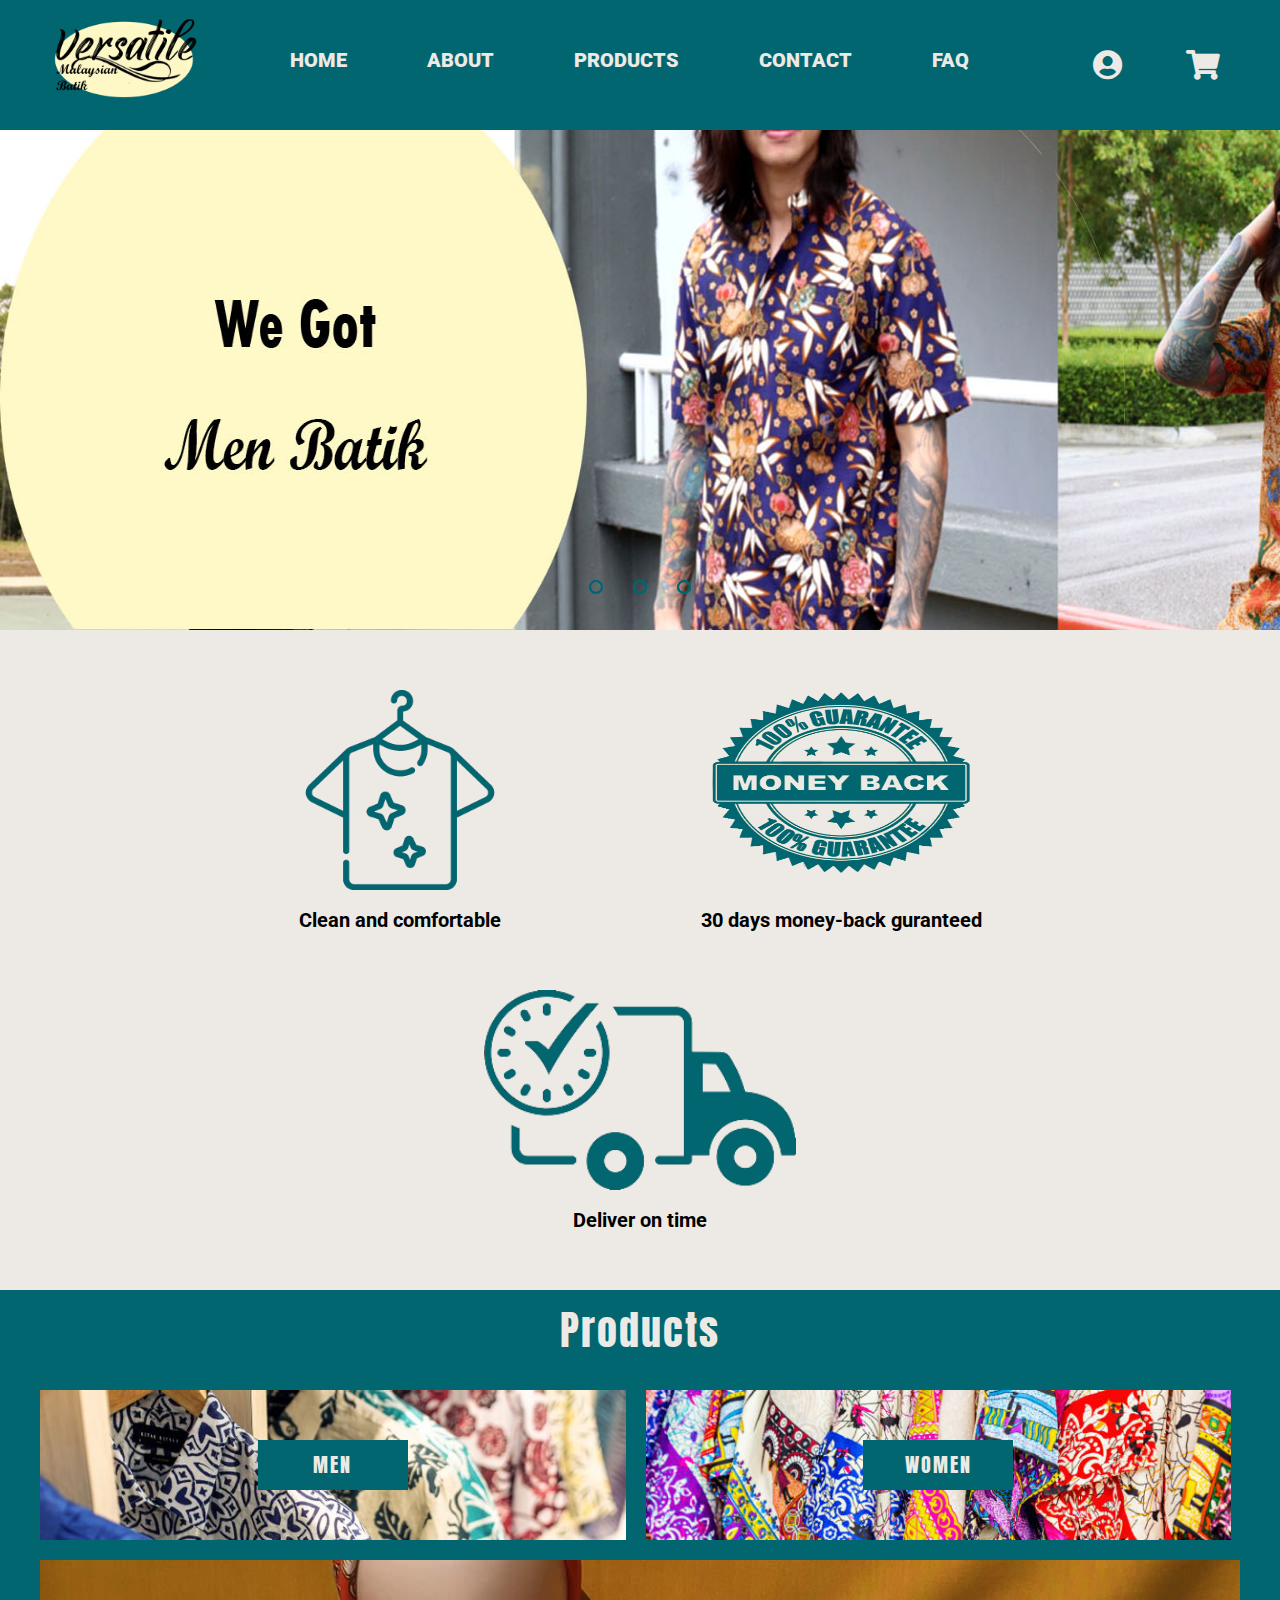
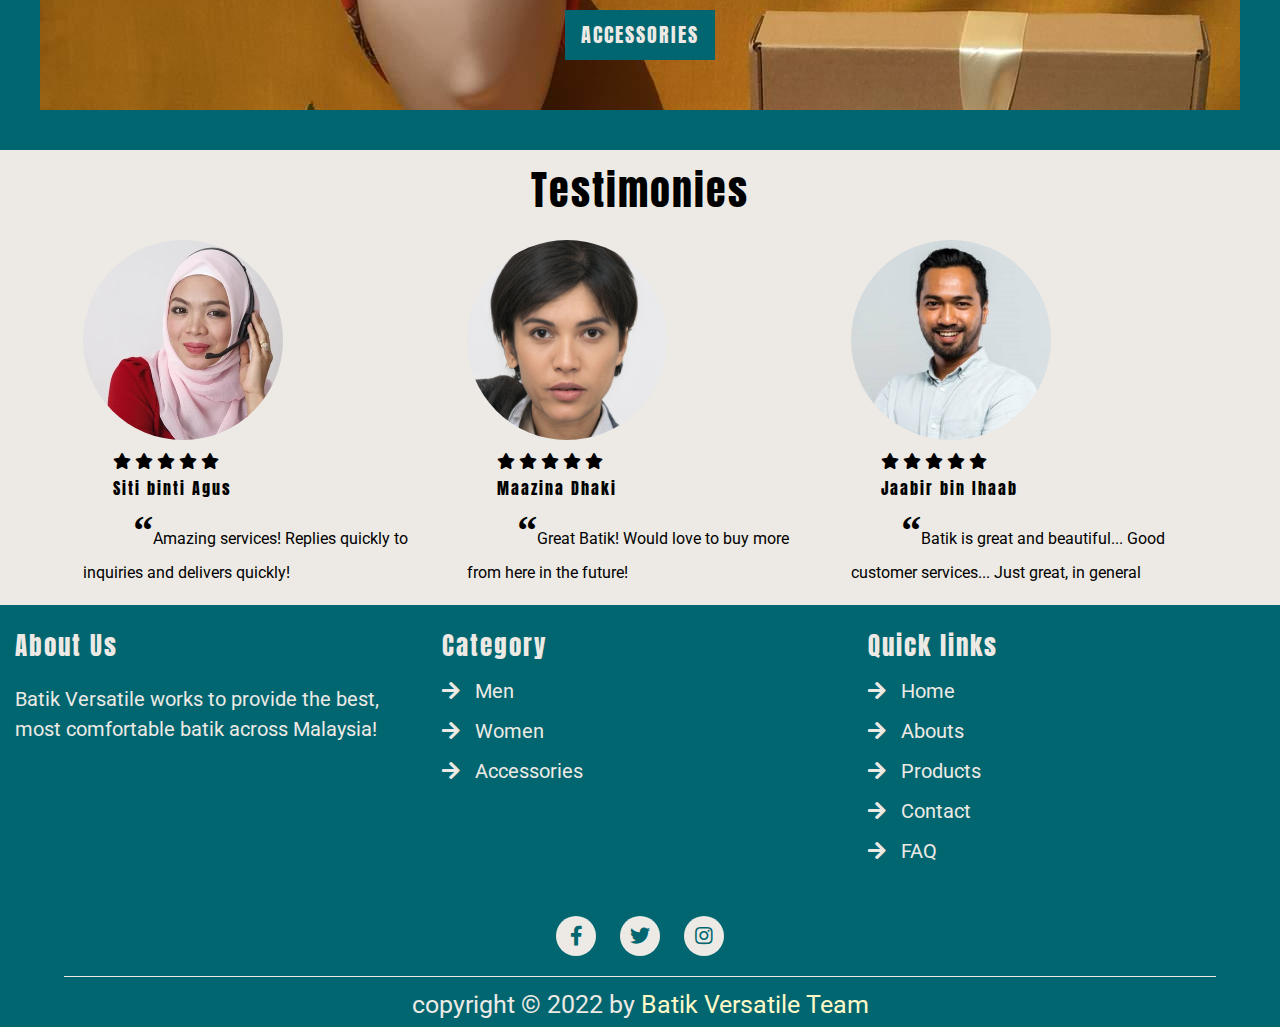
<file: index.html>
<!DOCTYPE html>
<html lang="en" dir="ltr">

<head>
   <meta charset="utf-8" />
   <link rel="icon" href="assets/icons/logo.png" type="image/x-icon"/>
   <title>Batik Versatile</title>

   <link rel="stylesheet" href="reset.css">
   <link rel="stylesheet" href="base_layout.css">
   <link rel="stylesheet" href="https://cdnjs.cloudflare.com/ajax/libs/font-awesome/5.15.4/css/all.min.css">
   <link rel="stylesheet" href="index.css">
</head>

<body>
    <!-- HEADER START -->

    <header>
        <a href="#" id="logo-image">
            <img id="site-logo" src="assets/icons/logo.png" alt="Batik Versatile">
        </a>

        <nav>
            <div class="menubar">
                <ul>
                    <li><a href="#">Home</a></li>
                    <li><a href="about/about.html">About</a></li>
                    <li><a href="products/products.html">Products</a>
                        <div class="sub-menu">
                            <ul>
                                <li><a href="products/men_category.html">Men</a></li>
                                <li><a href="products/women_category.html">Women</a></li>
                                <li><a href="products/accessories.html">Accessories</a></li>
                            </ul>
                        </div>
                    </li>
                    <li><a href="contact/contact.html">contact</a></li>
                    <li><a href="faq/faq.html">FAQ</a></li>
                </ul>
            </div>
        

            <div class="icons">    
                <li><a href="#" class="fa fa-user-circle"></a>
                    <div class="sub-menu">  
                        <ul>
                            <li><a href="profile/profile.html">Profile</a></li>
                            <li><a href="profile/login.html">Login</a></li>
                            <li><a href="profile/register.html">Register</a></li>
                        </ul>
                    </div>
                </li>
                <a href="cart/cart.html" class="fas fa-shopping-cart" id="cart-icon"></a>
                <a href="#" id="menu-btn" class="fas fa-bars"></a>
                <div class="mobile-view">
                    <ul>
                        <li><a href="#">Home</a></li>
                        <li><a href="about/about.html">About</a></li>
                        <li><a href="products/products.html">Products</a></li>
                        <div class="mobile-sub">
                            <li><a href="products/men_category.html">Men</a></li>
                            <li><a href="products/women_category.html">Women</a></li>
                            <li><a href="products/accessories.html">Accessories</a></li>
                        </div>
                        <li><a href="contact/contact.html">Contact</a></li>
                        <li><a href="faq/faq.html">FAQ</a></li>
                    </ul>
                </div>
            </div>
        </nav>   
    </header>

    <!-- HEADER END-->

    <!-- MAIN CONTENT START -->

    <!-- Top Slider Banner -->
    <section class="home-banner">
        <div class="slider">
            <div class="slides">
                <!-- Navigation buttons-->
                <input type="radio" name="radio-btn" id="radio1">
                <input type="radio" name="radio-btn" id="radio2">
                <input type="radio" name="radio-btn" id="radio3">

                <!-- Images -->
                <div class="slide first">
                    <img src="assets/images/index_img/banner1.jpg" alt="">
                </div>
                <div class="slide">
                    <img src="assets/images/index_img/banner2.jpg" alt="">
                </div>
                <div class="slide">
                    <img src="assets/images/index_img/banner3.jpg" alt="">
                </div>

                <!-- Automatic Nav -->
                <div class="nav-auto">
                    <div class="auto-btn1"></div>
                    <div class="auto-btn2"></div>
                    <div class="auto-btn3"></div>
                </div>

                <!-- Manual Nav -->
                <div class="nav-manual">
                    <label for="radio1" class="manual-btn"></label>
                    <label for="radio2" class="manual-btn"></label>
                    <label for="radio3" class="manual-btn"></label>
                </div>
            </div>
        </div>
    </section>

    <!-- Organization features -->
    <section class="features-banner">
        <div class="features">
            <img src="assets/images/index_img/clean-cloths.png" alt="" class="feature-img">
            <span>Clean and comfortable</span>
        </div>
        <div class="features">
            <img src="assets/images/index_img/money-back.png" alt="" class="feature-img">
            <span>30 days money-back guranteed</span>
        </div>
        <div class="features">
            <img src="assets/images/index_img/on-time.png" alt="" class="feature-img">
            <span>Deliver on time</span>
        </div>
    </section>

    <!-- Categories of Products -->
    <h2 class="products-header green-bg">Products</h2>
    <section class="products-cat green-bg">
        <a href="products/men_category.html" class="product-category">
            <h2>Men</h2>
            <span></span>
        </a>
        <a href="products/women_category.html" class="product-category">
            <h2>Women</h2>
            <span></span>
        </a>
        <a href="products/accessories.html" class="product-category">
            <h2>Accessories</h2>
            <span></span>
        </a>
    </section>

    <!-- Testimonies -->
    <h2 id="testimony-header">Testimonies</h2>
    <section class="testimony">
        
        <div class="testimonies">
            <img src="assets/images/index_img/people_head_1.jpg" alt="">
            <div class="ratings">
                <i class="fa fa-star" aria-hidden="true"></i>
                <i class="fa fa-star" aria-hidden="true"></i>
                <i class="fa fa-star" aria-hidden="true"></i>
                <i class="fa fa-star" aria-hidden="true"></i>
                <i class="fa fa-star" aria-hidden="true"></i>
            </div>

            <h4>Siti binti Agus</h4>
            <span>Amazing services! Replies quickly to inquiries and delivers quickly!</span>
        </div>
        <div class="testimonies">
            <img src="assets/images/index_img/people_head_2.jpg" alt="">
            <div class="ratings">
                <i class="fa fa-star" aria-hidden="true"></i>
                <i class="fa fa-star" aria-hidden="true"></i>
                <i class="fa fa-star" aria-hidden="true"></i>
                <i class="fa fa-star" aria-hidden="true"></i>
                <i class="fa fa-star" aria-hidden="true"></i>
            </div>

            <h4>Maazina Dhaki</h4>
            <span>Great Batik! Would love to buy more from here in the future!</span>
        </div>
        <div class="testimonies">
            <img src="assets/images/index_img/people_head_3.jpg" alt="">
            <div class="ratings">
                <i class="fa fa-star" aria-hidden="true"></i>
                <i class="fa fa-star" aria-hidden="true"></i>
                <i class="fa fa-star" aria-hidden="true"></i>
                <i class="fa fa-star" aria-hidden="true"></i>
                <i class="fa fa-star" aria-hidden="true"></i>
            </div>

            <h4>Jaabir bin Ihaab</h4>
            <span>Batik is great and beautiful... Good customer services... Just great, in general</span>
        </div>
    </section>
    <!-- MAIN CONTENT END -->

    <!-- FOOTER START -->

    <footer>
        <div class="box-container">

            <div class="box">
                <h3>About Us</h3>
                <p>Batik Versatile works to provide the best, most comfortable batik across Malaysia!</p>
            </div>
    
            <div class="box">
                <h3>Category</h3>
                <a href="products/men_category.html"> <i class="fas fa-arrow-right"></i> Men </a>
                <a href="products/women_category.html"> <i class="fas fa-arrow-right"></i> Women </a>
                <a href="products/accessories.html"> <i class="fas fa-arrow-right"></i> Accessories </a>
            </div>
    
            <div class="box">
                <h3>Quick links</h3>
                <a href="#"> <i class="fas fa-arrow-right"></i> Home </a>
                <a href="about/about.html"> <i class="fas fa-arrow-right"></i> Abouts </a>
                <a href="products/products.html"> <i class="fas fa-arrow-right"></i> Products </a>
                <a href="contact/contact.html"> <i class="fas fa-arrow-right"></i> Contact </a>
                <a href="faq/faq.html"> <i class="fas fa-arrow-right"></i> FAQ </a>
            </div>
        </div>

        <div class="scomed">
            <a href="#" class="fab fa-facebook-f"></a>
            <a href="#" class="fab fa-twitter"></a>
            <a href="#" class="fab fa-instagram"></a>
        </div>
    
        <div class="credit"> copyright &copy; 2022 by <span>Batik Versatile Team</span> </div>
    </footer>

    <!-- FOOTER END -->

    <script type="text/javascript">
        var counter=1;

        setInterval(function() {
            document.getElementById('radio' + counter).checked=true;
            counter++;
            if(counter > 3) {
                counter = 1;
            }
        },5000);
    </script>
</body>

</html>
</file>
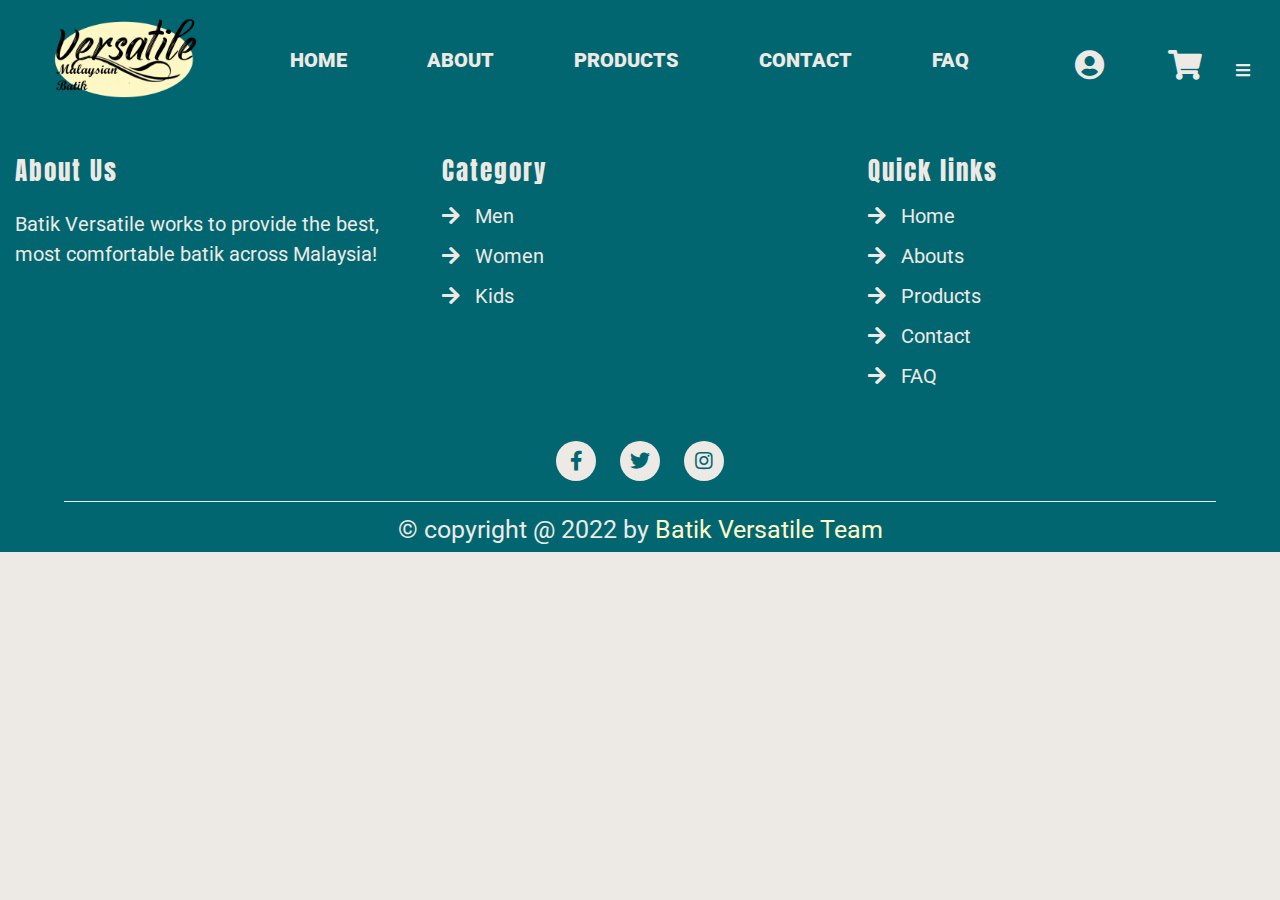
<file: base.html>
<!DOCTYPE html>
<html>

<head>
   <meta charset="utf-8" />
   <link rel="icon" href="../assets/icons/logo.png" type="image/x-icon"/>
   <title>Batik Versatile</title>

   <link rel="stylesheet" href="reset.css">
   <link rel="stylesheet" href="base_layout.css">
   <link rel="stylesheet" href="https://cdnjs.cloudflare.com/ajax/libs/font-awesome/5.15.4/css/all.min.css">

   <script src="base_script.js"></script>
</head>

<body>
    <!-- HEADER START -->

    <header>
        <a href="home/index.html" id="logo-image">
            <img id="site-logo" src="assets/icons/logo.png" alt="Batik Versatile">
        </a>

        <nav>
            <div class="menubar">
                <ul>
                <!-- Depending on what page you're working on, do adjust the links -->
                    <li><a href="../home/index.html">Home</a></li>
                    <li><a href="../about/about.html">About</a></li>
                    <li><a href="../products/products.html">Products</a>
                        <div class="sub-menu">
                            <ul>
                                <li><a href="../products/men_category.html">Men</a></li>
                                <li><a href="../products/women_category.html">Women</a></li>
                                <li><a href="../products/accessories.html">Accessories</a></li>
                            </ul>
                        </div>
                    </li>
                    <li><a href="contact/contact.html">contact</a></li>
                    <li><a href="faq/faq.html">FAQ</a></li>
                </ul>
            </div>
        

            <div class="icons">    
                <li><a href="#" class="fa fa-user-circle"></a>
                    <div class="sub-menu">  
                        <ul>
                            <li><a href="../profile/profile.html">Profile</a></li>
                            <li><a href="../profile/login.html">Login</a></li>
                            <li><a href="../profile/register.html">Register</a></li>
                        </ul>
                    </div>
                </li>
                <a href="products/cart.html" class="fas fa-shopping-cart" id="cart-icon"></a>
                <div id="menu-btn" class="fas fa-bars"></div>
            </div>
        </nav>   
    </header>

    <!-- HEADER END-->

    <!-- MAIN CONTENT START -->

    <div>

    </div>
    
    <!-- MAIN CONTENT END -->

    <!-- FOOTER START -->

    <footer>
        <div class="box-container">

            <div class="box">
                <h3>About Us</h3>
                <p>Batik Versatile works to provide the best, most comfortable batik across Malaysia!</p>
            </div>
    
            <div class="box">
                <h3>Category</h3>
                <a href="products/men_category.html"> <i class="fas fa-arrow-right"></i> Men </a>
                <a href="products/women_category.html"> <i class="fas fa-arrow-right"></i> Women </a>
                <a href="products/products.html"> <i class="fas fa-arrow-right"></i> Kids </a>
            </div>
    
            <div class="box">
                <h3>Quick links</h3>
                <a href="home/index.html"> <i class="fas fa-arrow-right"></i> Home </a>
                <a href="about/about.html"> <i class="fas fa-arrow-right"></i> Abouts </a>
                <a href="products/products.html"> <i class="fas fa-arrow-right"></i> Products </a>
                <a href="contact/contact.html"> <i class="fas fa-arrow-right"></i> Contact </a>
                <a href="faq/faq.html"> <i class="fas fa-arrow-right"></i> FAQ </a>
            </div>
        </div>

        <div class="scomed">
            <a href="#" class="fab fa-facebook-f"></a>
            <a href="#" class="fab fa-twitter"></a>
            <a href="#" class="fab fa-instagram"></a>
        </div>
    
        <div class="credit"> &copy; copyright @ 2022 by <span>Batik Versatile Team</span> </div>
    </footer>

    <!-- FOOTER START -->
</body>

</html>
</file>
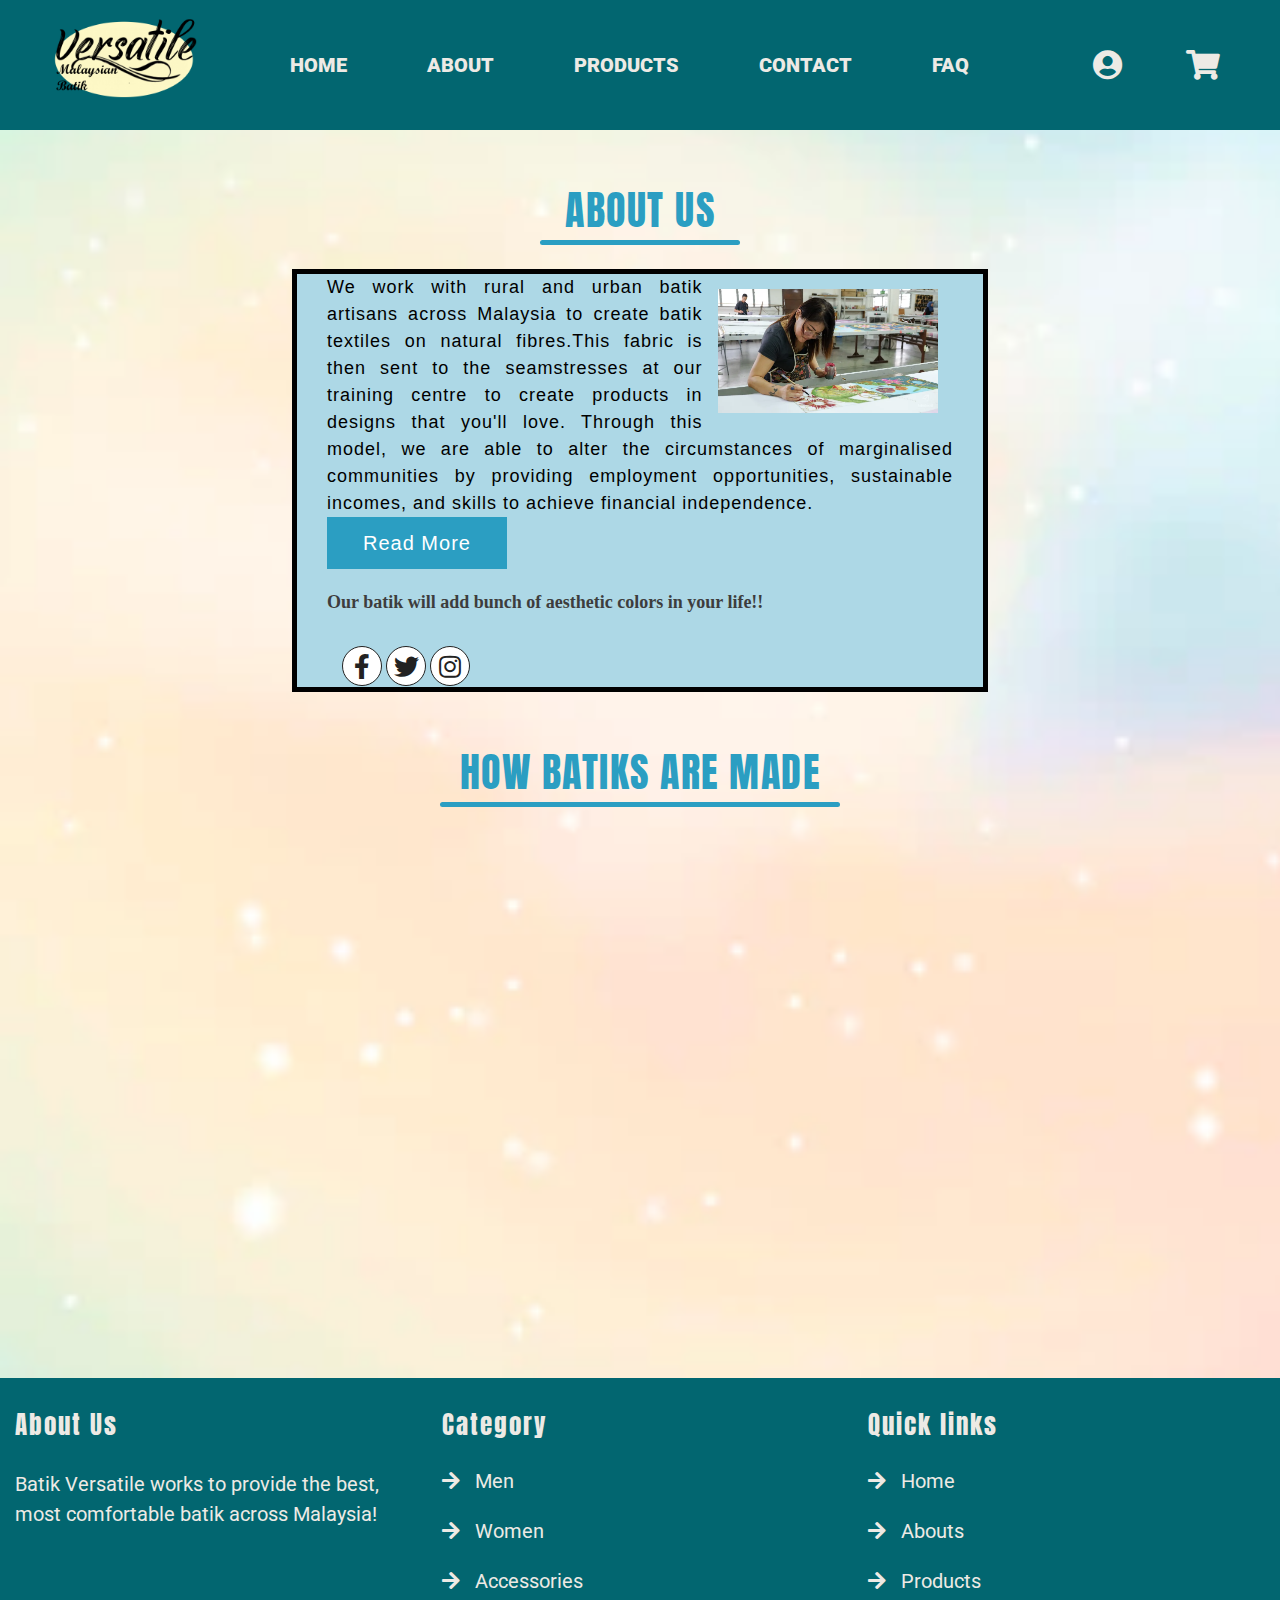
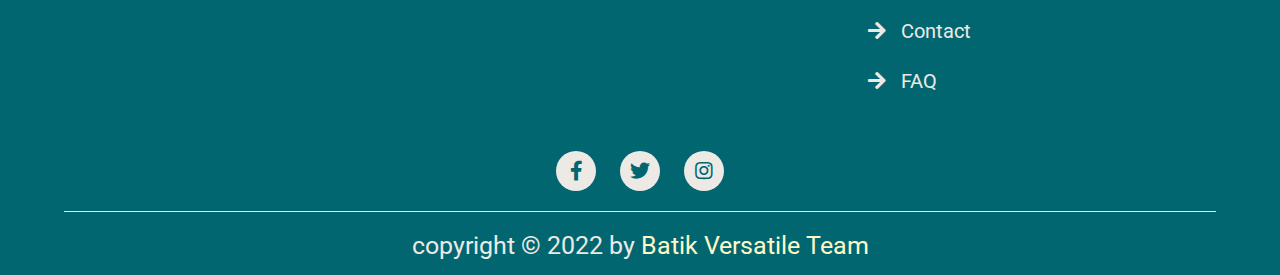
<file: about/about.html>
<!DOCTYPE html>
<html>

<head>
    <meta charset="utf-8" />
    <link rel="icon" href="../assets/icons/logo.png" type="image/x-icon" />
    <title>Batik Versatile - About Us</title>
    <link rel="stylesheet" href="https://cdnjs.cloudflare.com/ajax/libs/font-awesome/5.15.4/css/all.min.css">

    <link rel="stylesheet" href="../reset.css">
    <link rel="stylesheet" href="../base_layout.css">
    <link rel="stylesheet" href="about.css">
    
</head>

<body>
    <!-- HEADER START -->

    <header>
        <a href="../index.html" id="logo-image">
            <img id="site-logo" src="../assets/icons/logo.png" alt="Batik Versatile">
        </a>

        <nav>
            <div class="menubar">
                <ul>
                    <!-- Depending on what page you're working on, do adjust the links -->
                    <li><a href="../index.html">Home</a></li>
                    <li><a href="#">About</a></li>
                    <li><a href="../products/products.html">Products</a>
                        <div class="sub-menu">
                            <ul>
                                <li><a href="../products/men_category.html">Men</a></li>
                                <li><a href="../products/women_category.html">Women</a></li>
                                <li><a href="../products/accessories.html">Accessories</a></li>
                            </ul>
                        </div>
                    </li>
                    <li><a href="../contact/contact.html">contact</a></li>
                    <li><a href="../faq/faq.html">FAQ</a></li>
                </ul>
            </div>


            <div class="icons">
                <li><a href="#" class="fa fa-user-circle"></a>
                    <div class="sub-menu">
                        <ul>
                            <li><a href="../profile/profile.html">Profile</a></li>
                            <li><a href="../profile/login.html">Login</a></li>
                            <li><a href="../profile/register.html">Register</a></li>
                        </ul>
                    </div>
                </li>
                <a href="../cart/cart.html" class="fas fa-shopping-cart" id="cart-icon"></a>
                <a href="#" id="menu-btn" class="fas fa-bars"></a>
                <div class="mobile-view">
                    <ul>
                        <li><a href="../index.html">Home</a></li>
                        <li><a href="#">About</a></li>
                        <li><a href="../products/products.html">Products</a></li>
                        <div class="mobile-sub">
                            <li><a href="../products/men_category.html">Men</a></li>
                            <li><a href="../products/women_category.html">Women</a></li>
                            <li><a href="../products/accessories.html">Accessories</a></li>
                        </div>
                        <li><a href="../contact/contact.html">Contact</a></li>
                        <li><a href="../faq/faq.html">FAQ</a></li>
                    </ul>
                </div>
            </div>
        </nav>
    </header>

    <!-- HEADER END-->

    <!-- MAIN CONTENT START -->
    <section>
        <div class="about-us">
            <h1>about us</h1><br>

            <div class="wrapper">
                <div class="content">

                    <div class="image-section">
                        <img class="image-point" src="../assets/images/drawing.webp" alt="our painting">
                    </div>

                    <h3 class="text">We work with rural and urban batik artisans across Malaysia to create batik textiles on natural 
                    fibres.This fabric is then sent to the seamstresses at our training centre to create products in designs that you'll 
                    love. Through this model, we are able to alter the circumstances of marginalised communities by providing employment 
                    opportunities, sustainable incomes, and skills to achieve financial independence.

                    <span class="moreText">
                    To date, we have worked with over 300 artisans and impacted the lives of more than 1,500 local beneficiaries. You
                    can feel good knowing each purchase directly benefits the artisan who handcrafted the products and helps weave
                    change in the lives of their families and communities.</span></h3>
    
                    <button class="read-more-btn">Read More</button>
                    <p><strong>Our batik will add bunch of aesthetic colors in your life!!</strong></p>
                       
                    <div class="social">
                        <a href="#"><i class="fab fa-facebook-f"></i></a>
                        <a href="#"><i class="fab fa-twitter"></i></a>
                        <a href="#"><i class="fab fa-instagram"></i></a>
                    </div>
                </div>
                
                <div class="player">
                    <h1>how batiks are made</h1><br>
                    <div class="videowrapper">
                        <iframe src="https://www.youtube.com/embed/gdD4JuJ4O7s" title="YouTube video player" frameborder="0"
                        allowfullscreen></iframe>
                    </div>
                </div> 
            </div>
        </div>
    </section>

    <script src="about.js"></script>
    <!-- MAIN CONTENT END -->

    <!-- FOOTER START -->
    <footer>
        <div class="box-container">

            <div class="box">
                <h3>About Us</h3>
                <p>Batik Versatile works to provide the best, most comfortable batik across Malaysia!</p>
            </div>

            <div class="box">
                <h3>Category</h3>
                <a href="../products/men_category.html"> <i class="fas fa-arrow-right"></i> Men </a>
                <a href="../products/women_category.html"> <i class="fas fa-arrow-right"></i> Women </a>
                <a href="../products/accessories.html"> <i class="fas fa-arrow-right"></i> Accessories </a>
            </div>

            <div class="box">
                <h3>Quick links</h3>
                <a href="../index.html"> <i class="fas fa-arrow-right"></i> Home </a>
                <a href="#"> <i class="fas fa-arrow-right"></i> Abouts </a>
                <a href="../products/products.html"> <i class="fas fa-arrow-right"></i> Products </a>
                <a href="../contact/contact.html"> <i class="fas fa-arrow-right"></i> Contact </a>
                <a href="../faq/faq.html"> <i class="fas fa-arrow-right"></i> FAQ </a>
            </div>
        </div>

        <div class="scomed">
            <a href="#" class="fab fa-facebook-f"></a>
            <a href="#" class="fab fa-twitter"></a>
            <a href="#" class="fab fa-instagram"></a>
        </div>

        <div class="credit"> copyright  &copy; 2022 by <span>Batik Versatile Team</span> </div>
    </footer>

    <!-- FOOTER START -->
</body>

</html>
</file>
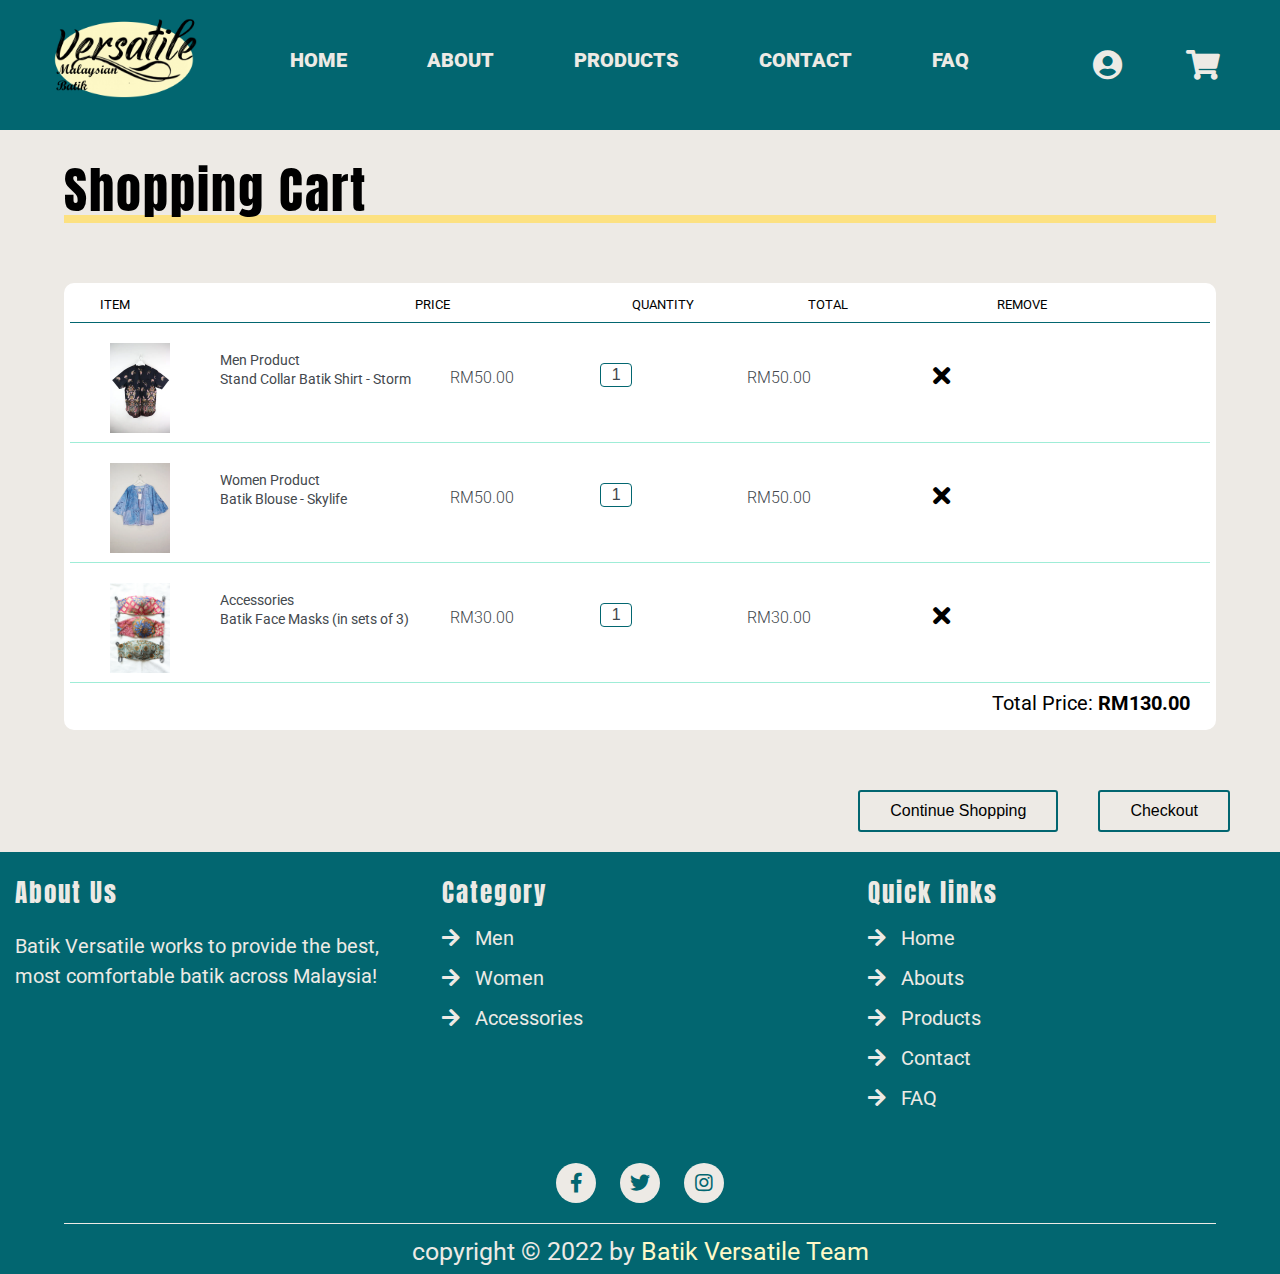
<file: cart/cart.html>
<!DOCTYPE html>
<html>

<head>
   <meta charset="utf-8" />
   <link rel="icon" href="../assets/icons/logo.png" type="image/x-icon"/>
   <title>Cart</title>

   <link rel="stylesheet" href="../reset.css">
   <link rel="stylesheet" href="../base_layout.css">
   <link rel="stylesheet" href="https://cdnjs.cloudflare.com/ajax/libs/font-awesome/5.15.4/css/all.min.css">
   <link rel="stylesheet" href="cart.css">

   <script src="//ajax.googleapis.com/ajax/libs/jquery/1.9.1/jquery.min.js"></script>
   <script src="cart.js"></script>
</head>

<body>
    <!-- HEADER START -->

    <header>
        <a href="../index.html" id="logo-image">
            <img id="site-logo" src="../assets/icons/logo.png" alt="Batik Versatile">
        </a>

        <nav>
            <div class="menubar">
                <ul>
                    <li><a href="../index.html">Home</a></li>
                    <li><a href="../about/about.html">About</a></li>
                    <li><a href="../products/products.html">Products</a>
                        <div class="sub-menu">
                            <ul>
                                <li><a href="../products/men_category.html">Men</a></li>
                                <li><a href="../products/women_category.html">Women</a></li>
                                <li><a href="../products/accessories.html">Accessories</a></li>
                            </ul>
                        </div>
                    </li>
                    <li><a href="../contact/contact.html">contact</a></li>
                    <li><a href="../faq/faq.html">FAQ</a></li>
                </ul>
            </div>
        

            <div class="icons">    
                <li><a href="#" class="fa fa-user-circle"></a>
                    <div class="sub-menu">  
                        <ul>
                            <li><a href="../profile/profile.html">Profile</a></li>
                            <li><a href="../profile/login.html">Login</a></li>
                            <li><a href="../profile/register.html">Register</a></li>
                        </ul>
                    </div>
                </li>
                <a href="#" class="fas fa-shopping-cart" id="cart-icon"></a>
                <a href="#" id="menu-btn" class="fas fa-bars"></a>
                <div class="mobile-view">
                    <ul>
                        <li><a href="../index.html">Home</a></li>
                        <li><a href="../about/about.html">About</a></li>
                        <li><a href="../products/products.html">Products</a></li>
                        <div class="mobile-sub">
                            <li><a href="../products/men_category.html">Men</a></li>
                            <li><a href="../products/women_category.html">Women</a></li>
                            <li><a href="../products/accessories.html">Accessories</a></li>
                        </div>
                        <li><a href="../contact/contact.html">Contact</a></li>
                        <li><a href="../faq/faq.html">FAQ</a></li>
                    </ul>
                </div>
            </div>
        </nav>   
    </header>

    <!-- HEADER END-->

    <!-- MAIN CONTENT START -->

    <h1>Shopping Cart</h1>

    <div class="cart-body">    

        <div class="cart-top">
            <div>item</div>
            <div>price</div>
            <div>quantity</div>
            <div>total</div>
            <div>remove</div>
        </div>

        <div class="cart-box">
            <div class="product-image">
                <img src="../products/products_image/Men/men_1.jpg" alt="">
            </div>

            <div class="product-description">
                <span>Men Product</span>
                <span>Stand Collar Batik Shirt - Storm</span>
                <span>Red</span>
            </div>

            <div class="product-price">RM50.00</div>

            <div class="product-quantity">
                <input type="text" name="name" class="quantity" id="quantity1" value="1" min="1">
            </div>

            <div class="total-price">RM<span id="men-price">50.00</span></div>

            <div class="buttons">
                <span class="delete-btn">
                    <i class="fa fa-times" aria-hidden="true"></i>
                </span>
            </div>
        </div>

        <div class="cart-box">

            <div class="product-image">
                <img src="../products/products_image/Woman/woman_1.jpg" alt="">
            </div>

            <div class="product-description">
                <span>Women Product</span>
                <span>Batik Blouse - Skylife</span>
                <span>Blue</span>
            </div>

            <div class="product-price">RM50.00</div>

            <div class="product-quantity">
                <input type="text" name="name" class="quantity" id="quantity2" value="1" min="1">
            </div>

            <div class="total-price">RM<span id="women-price">50.00</span></div>
            
            <div class="buttons">
                <span class="delete-btn">
                    <i class="fa fa-times" aria-hidden="true"></i>
                </span>
            </div>
            
        </div>

        <div class="cart-box">
            <div class="product-image">
                <img src="../products/products_image/Accessory/accessory_1.png" alt="">
            </div>

            <div class="product-description">
                <span>Accessories</span>
                <span>Batik Face Masks (in sets of 3)</span>
                <span>Red and Green</span>
            </div>

            <div class="product-price">RM30.00</div>

            <div class="product-quantity">
                <input type="text" name="name" class="quantity" id="quantity3" value="1" min="1">
            </div>

            <div class="total-price">RM<span id="accessory-price">30.00</span>
            </div>

            <div class="buttons">
                <span class="delete-btn">
                    <i class="fa fa-times" aria-hidden="true"></i>
                </span>
            </div>
        </div>

        <div id="cart-total">
            <p>Total Price: <strong>RM<span id="cart-total-value">130.00</span></strong></span>
        </div>
    </div>   

    <div class="end-buttons">
        <a href="../products/men_category.html"><button class="cont-shop">Continue Shopping</button></a>
        <button class="checkout">Checkout</button>
    </div>
    
    <!-- MAIN CONTENT END -->

    <!-- FOOTER START -->

    <footer>
        <div class="box-container">

            <div class="box">
                <h3>About Us</h3>
                <p>Batik Versatile works to provide the best, most comfortable batik across Malaysia!</p>
            </div>
    
            <div class="box">
                <h3>Category</h3>
                <a href="../products/men_category.html"> <i class="fas fa-arrow-right"></i> Men </a>
                <a href="../products/women_category.html"> <i class="fas fa-arrow-right"></i> Women </a>
                <a href="../products/accessories.html"> <i class="fas fa-arrow-right"></i> Accessories </a>
            </div>
    
            <div class="box">
                <h3>Quick links</h3>
                <a href="../index.html"> <i class="fas fa-arrow-right"></i> Home </a>
                <a href="../about/about.html"> <i class="fas fa-arrow-right"></i> Abouts </a>
                <a href="../products/products.html"> <i class="fas fa-arrow-right"></i> Products </a>
                <a href="../contact/contact.html"> <i class="fas fa-arrow-right"></i> Contact </a>
                <a href="../faq/faq.html"> <i class="fas fa-arrow-right"></i> FAQ </a>
            </div>
        </div>

        <div class="scomed">
            <a href="#" class="fab fa-facebook-f"></a>
            <a href="#" class="fab fa-twitter"></a>
            <a href="#" class="fab fa-instagram"></a>
        </div>
    
        <div class="credit"> copyright &copy; 2022 by <span>Batik Versatile Team</span> </div>
    </footer>

    <!-- FOOTER END -->
</body>

</html>
</file>
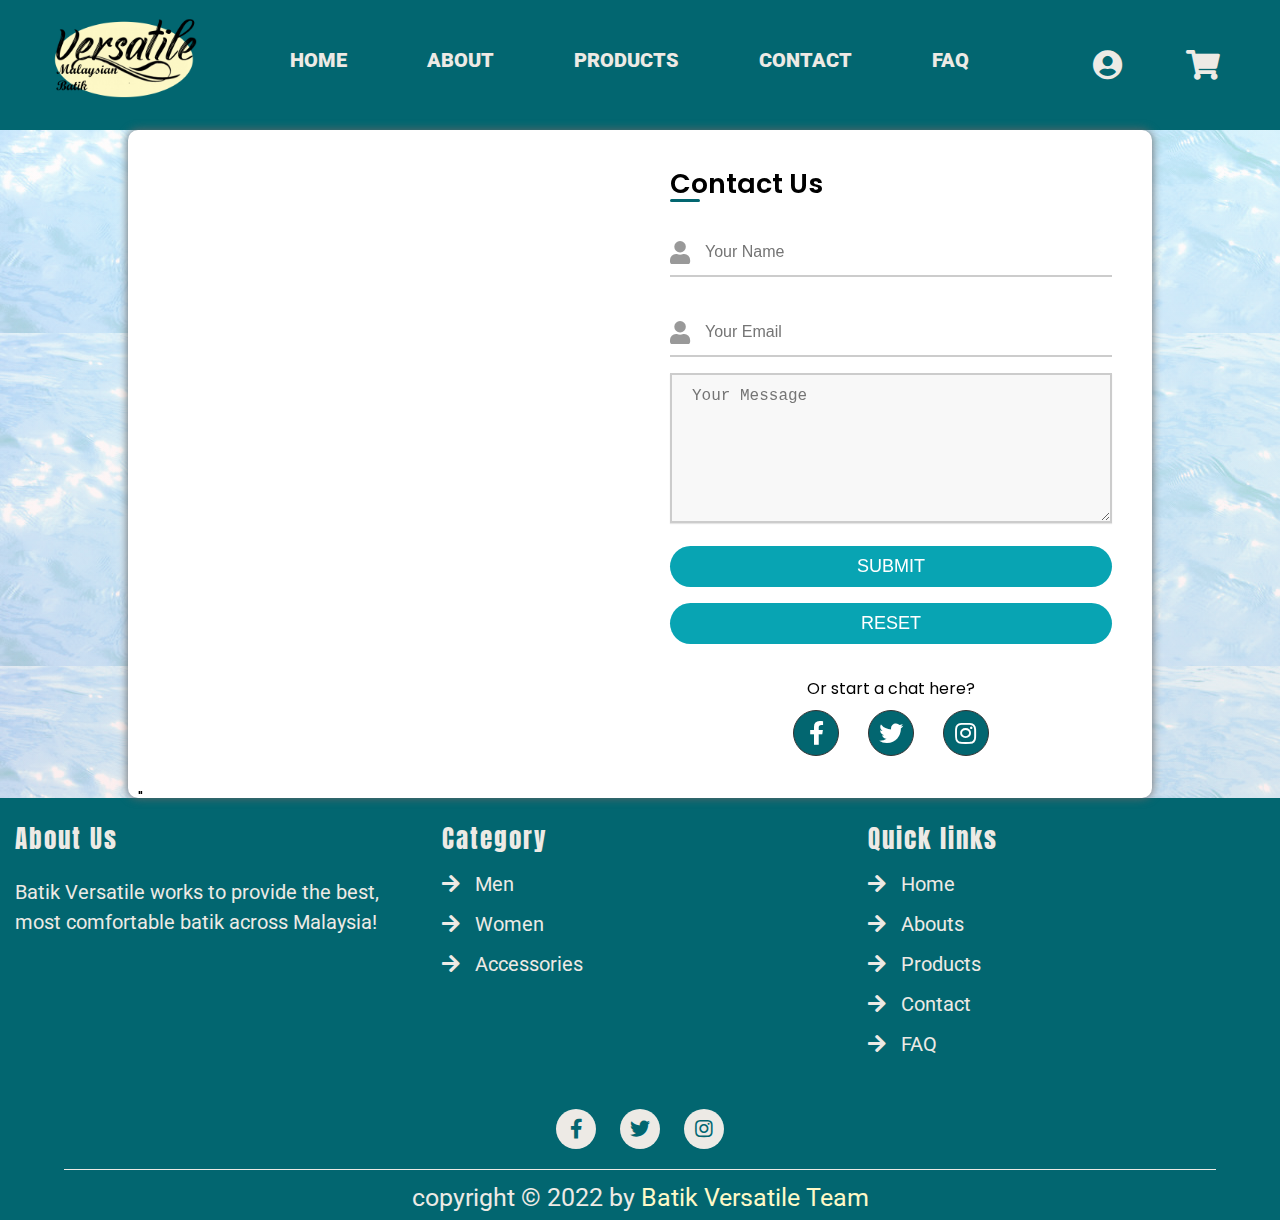
<file: contact/contact.html>
<!DOCTYPE html>
<html>

<head>
    <meta charset="utf-8" />
    <link rel="icon" href="../assets/icons/logo.png" type="image/x-icon" />
    <title>Batik Versatile - Contact Us</title>
    <link rel="stylesheet" href="https://cdnjs.cloudflare.com/ajax/libs/font-awesome/5.15.4/css/all.min.css">

    <link rel="stylesheet" href="../reset.css">
    <link rel="stylesheet" href="../base_layout.css">
    <link rel="stylesheet" href="contact.css">
</head>

<body>
    <!-- HEADER START -->

    <header>
        <a href="../index.html" id="logo-image">
            <img id="site-logo" src="../assets/icons/logo.png" alt="Batik Versatile">
        </a>

        <nav>
            <div class="menubar">
                <ul>
                    <!-- Depending on what page you're working on, do adjust the links -->
                    <li><a href="../index.html">Home</a></li>
                    <li><a href="../about/about.html">About</a></li>
                    <li><a href="../products/products.html">Products</a>
                        <div class="sub-menu">
                            <ul>
                                <li><a href="../products/men_category.html">Men</a></li>
                                <li><a href="../products/women_category.html">Women</a></li>
                                <li><a href="../products/accessories.html">Accessories</a></li>
                            </ul>
                        </div>
                    </li>
                    <li><a href="#">contact</a></li>
                    <li><a href="../faq/faq.html">FAQ</a></li>
                </ul>
            </div>


            <div class="icons">
                <li><a href="#" class="fa fa-user-circle"></a>
                    <div class="sub-menu">
                        <ul>
                            <li><a href="../profile/profile.html">Profile</a></li>
                            <li><a href="../profile/login.html">Login</a></li>
                            <li><a href="../profile/register.html">Register</a></li>
                        </ul>
                    </div>
                </li>
                <a href="../cart/cart.html" class="fas fa-shopping-cart" id="cart-icon"></a>
                <a href="#" id="menu-btn" class="fas fa-bars"></a>
                <div class="mobile-view">
                    <ul>
                        <li><a href="../index.html">Home</a></li>
                        <li><a href="../about/about.html">About</a></li>
                        <li><a href="../products/products.html">Products</a></li>
                        <div class="mobile-sub">
                            <li><a href="../products/men_category.html">Men</a></li>
                            <li><a href="../products/women_category.html">Women</a></li>
                            <li><a href="../products/accessories.html">Accessories</a></li>
                        </div>
                        <li><a href="#">Contact</a></li>
                        <li><a href="../faq/faq.html">FAQ</a></li>
                    </ul>
                </div>
            </div>
        </nav>
    </header>

    <!-- HEADER END-->

    <!-- MAIN CONTENT START -->
    <div class="container">
        <div class="contact-map">
            <iframe src="https://www.google.com/maps/embed?pb=!1m18!1m12!1m3!1d63739.
            7396024112!2d101.66525900204378!3d3.164696911900297!2m3!1f0!2f0!3f0!3m2!1
            i1024!2i768!4f13.1!3m3!1m2!1s0x31cc3631f1fd6f69%3A0x400a7abbb87920c9!2sJadi
            %20Batek%20-%20Batik%20fashion%20gifts%20wholesaler%20retailer!5e0!3m2!1sen!
            2smy!4v1649860341911!5m2!1sen!2smy" width="100%" height="auto" style="border:0;" 
            allowfullscreen="" loading="lazy" referrerpolicy="no-referrer-when-downgrade"></iframe>"
        </div>

        <div class="form">
            <span class="title">Contact Us</span>
        <form action="https://formsubmit.co/your@email.com" id="myForm" method="POST">
            <div class="input-field">
                    <input type="text" name="name" class="text-box" placeholder="Your Name" required>
                    <i class="fas fa-user icon"></i>
                </div>

                <div class="input-field">
                    <input type="email" name="email" class="text-box" placeholder="Your Email" required>
                    <i class="fas fa-user icon"></i>
                </div><br>

                <textarea name="message" placeholder="Your Message" required></textarea>

                <button type="submit">Submit</button><br><br>

                <div>
                    <button type="reset">Reset</button>
                    <input onclick="myFunction()">
                </div>
            </form>
           
            <p class="social-text">Or start a chat here? </p>
            <div class="social-media">
                <a href="#" class="social-icon">
                    <i class="fab fa-facebook-f"></i>
                </a>
                <a href="#" class="social-icon">
                    <i class="fab fa-twitter"></i>
                </a>
                <a href="#" class="social-icon">
                    <i class="fab fa-instagram"></i>
                </a>
            </div>
        </div>
    </div>
   
    <!-- MAIN CONTENT END -->

    <!-- FOOTER START -->
    <footer>
        <div class="box-container">

            <div class="box">
                <h3>About Us</h3>
                <p>Batik Versatile works to provide the best, most comfortable batik across Malaysia!</p>
            </div>

            <div class="box">
                <h3>Category</h3>
                <a href="../products/men_category.html"> <i class="fas fa-arrow-right"></i> Men </a>
                <a href="../products/women_category.html"> <i class="fas fa-arrow-right"></i> Women </a>
                <a href="../products/accessories.html"> <i class="fas fa-arrow-right"></i> Accessories </a>
            </div>

            <div class="box">
                <h3>Quick links</h3>
                <a href="../index.html"> <i class="fas fa-arrow-right"></i> Home </a>
                <a href="../about/about.html"> <i class="fas fa-arrow-right"></i> Abouts </a>
                <a href="../products/products.html"> <i class="fas fa-arrow-right"></i> Products </a>
                <a href="#"> <i class="fas fa-arrow-right"></i> Contact </a>
                <a href="../faq/faq.html"> <i class="fas fa-arrow-right"></i> FAQ </a>
            </div>
        </div>

        <div class="scomed">
            <a href="#" class="fab fa-facebook-f"></a>
            <a href="#" class="fab fa-twitter"></a>
            <a href="#" class="fab fa-instagram"></a>
        </div>

        <div class="credit"> copyright &copy; 2022 by <span>Batik Versatile Team</span> </div>
    </footer>

    <!-- FOOTER START -->
</body>

</html>
</file>
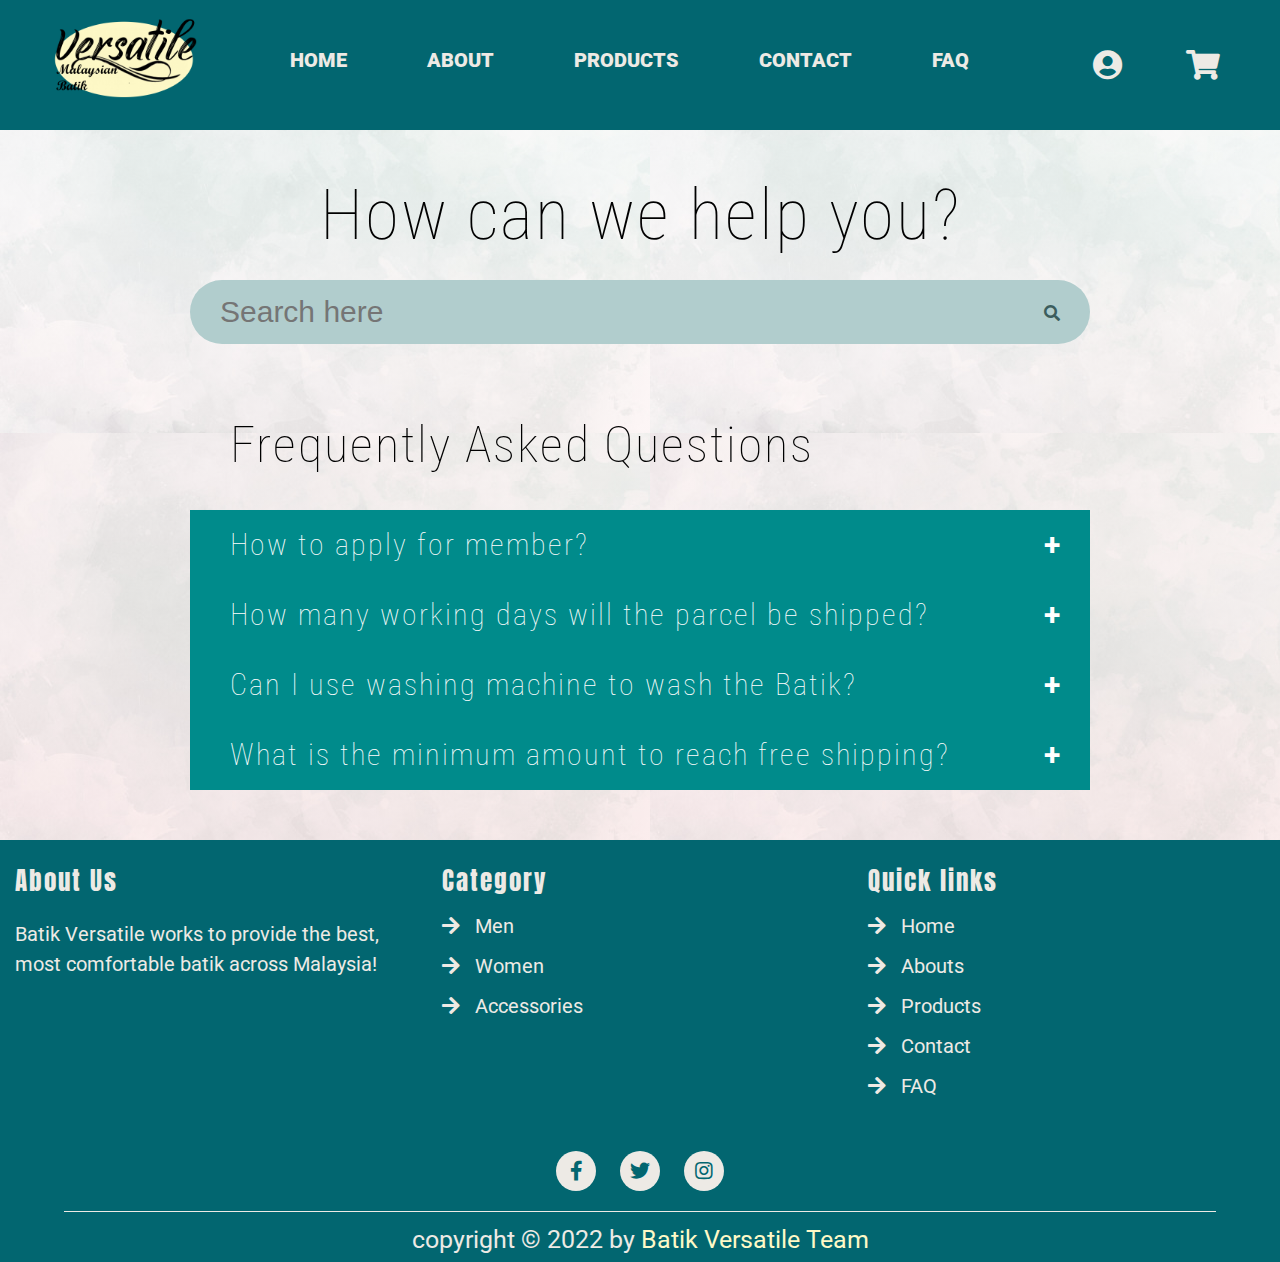
<file: faq/faq.html>
<!DOCTYPE html>
<html>

<head>
   <meta charset="utf-8" />
   <link rel="icon" href="../assets/icons/logo.png" type="image/x-icon"/>
   <title>Batik Versatile FAQ</title>

   <link rel="stylesheet" href="../reset.css">
   <link rel="stylesheet" href="../base_layout.css">
   <link rel="stylesheet" href="https://cdnjs.cloudflare.com/ajax/libs/font-awesome/5.15.4/css/all.min.css">
   <link rel="stylesheet" href="faq.css">
</head>

<body>
    <!-- HEADER START -->

    <header>
        <a href="../index.html" id="logo-image">
            <img id="site-logo" src="../assets/icons/logo.png" alt="Batik Versatile">
        </a>

        <nav>
            <div class="menubar">
                <ul>
                <!-- Depending on what page you're working on, do adjust the links -->
                    <li><a href="../index.html">Home</a></li>
                    <li><a href="../about/about.html">About</a></li>
                    <li><a href="../products/products.html">Products</a>
                        <div class="sub-menu">
                            <ul>
                                <li><a href="../products/men_category.html">Men</a></li>
                                <li><a href="../products/women_category.html">Women</a></li>
                                <li><a href="../products/accessories.html">Accessories</a></li>
                            </ul>
                        </div>
                    </li>
                    <li><a href="../contact/contact.html">contact</a></li>
                    <li><a href="#">FAQ</a></li>
                </ul>
            </div>
        

            <div class="icons">    
                <li><a href="#" class="fa fa-user-circle"></a>
                    <div class="sub-menu">  
                        <ul>
                            <li><a href="../profile/profile.html">Profile</a></li>
                            <li><a href="../profile/login.html">Login</a></li>
                            <li><a href="../profile/register.html">Register</a></li>
                        </ul>
                    </div>
                </li>
                <a href="../cart/cart.html" class="fas fa-shopping-cart" id="cart-icon"></a>
                <a href="#" id="menu-btn" class="fas fa-bars"></a>
                <div class="mobile-view">
                    <ul>
                        <li><a href="../index.html">Home</a></li>
                        <li><a href="../about/about.html">About</a></li>
                        <li><a href="../products/products.html">Products</a></li>
                        <div class="mobile-sub">
                            <li><a href="../products/men_category.html">Men</a></li>
                            <li><a href="../products/women_category.html">Women</a></li>
                            <li><a href="../products/accessories.html">Accessories</a></li>
                        </div>
                        <li><a href="../contact/contact.html">Contact</a></li>
                        <li><a href="#">FAQ</a></li>
                    </ul>
                </div>
            </div>
        </nav>   
    </header>

    <!-- HEADER END-->

    <!-- MAIN CONTENT START -->
    
    <div class="container">
        <div class="searchFaq-container">
            <div class="search-title">
                <h1 class="title">How can we help you?</h1>
            </div>

            <div class="searchBar-container">
                <form action="#" class="searchForm" method="get">
                    <div class="searchBar"> 
                        <input type="search" 
                        id="searchFaq"
                        name="searchFaq" 
                        placeholder="Search here">
                        <button type="submit"><i class="fa fa-search"></i></button>
                    </div>
                </form>
            </div>
            
        </div>
        
        <div class="faq-container">
            <h2>Frequently Asked Questions</h2>

            <div class="questions-container">
                <div class="content-container">
                    <div class="faq-question">
                        <h3>How to apply for member?</h3>
                        <span class="open active">+</span>
                        <span class="close">-</span>
                    </div>

                    <div class="faq-content">
                        <p>
                          You are now allow to apply for our membership FREE!!
                        </p>
                        <p>
                          You will need to provide us your email and contact number to get the membership in Versatile Batik !
                        </p>
                        <p>
                            Members will be given a 10% discount off in Versatile Batik ! Come join us now ! Don't wait !
                        </p>
                    </div>
                </div>
            </div>

            <div class="questions-container">
                <div class="content-container">
                    <div class="faq-question">
                        <h3>How many working days will the parcel be shipped?</h3>
                        <span class="open active">+</span>
                        <span class="close">-</span>
                    </div>

                    <div class="faq-content">
                        <p>
                            It depends on the shipping methods that you select during the checkout process.
                        </p>
                        <p>
                            If there is no delay, it usually takes 3-5 days for us to ship your Batik orders out!
                        </p>
                    </div>
                </div>
            </div>

            <div class="questions-container">
                <div class="content-container">
                    <div class="faq-question">
                        <h3>Can I use washing machine to wash the Batik?</h3>
                        <span class="open active">+</span>
                        <span class="close">-</span>
                    </div>

                    <div class="faq-content">
                        <p>
                            You are recommended to follow the instructions listed on the Batik tag to achieve the best cleaning process of our Batik.
                        </p>
                        <p>
                            Please do not wash the Batik using washing machine to keep our Batik in their best qualities.
                        </p>
                    </div>
                </div>
            </div>

            <div class="questions-container">
                <div class="content-container">
                    <div class="faq-question">
                        <h3>What is the minimum amount to reach free shipping?</h3>
                        <span class="open active">+</span>
                        <span class="close">-</span>
                    </div>

                    <div class="faq-content">
                        <p>
                            You are welcome to spend any amount in our Batik Shop!
                        </p>
                        <p>
                           For your information, the minimum amount to reach free shipping is only RM 100 !
                        </p>
                    </div>
                </div>
            </div>
        </div>

    </div>

    <!-- MAIN CONTENT END -->

    <!-- FOOTER START -->

     <footer>
        <div class="box-container">

            <div class="box">
                <h3>About Us</h3>
                <p>Batik Versatile works to provide the best, most comfortable batik across Malaysia!</p>
            </div>
    
            <div class="box">
                <h3>Category</h3>
                <a href="../products/men_category.html"> <i class="fas fa-arrow-right"></i> Men </a>
                <a href="../products/women_category.html"> <i class="fas fa-arrow-right"></i> Women </a>
                <a href="../products/accessories.html"> <i class="fas fa-arrow-right"></i> Accessories </a>
            </div>
    
            <div class="box">
                <h3>Quick links</h3>
                <a href="../index.html"> <i class="fas fa-arrow-right"></i> Home </a>
                <a href="../about/about.html"> <i class="fas fa-arrow-right"></i> Abouts </a>
                <a href="../products/products.html"> <i class="fas fa-arrow-right"></i> Products </a>
                <a href="../contact/contact.html"> <i class="fas fa-arrow-right"></i> Contact </a>
                <a href="#"> <i class="fas fa-arrow-right"></i> FAQ </a>
            </div>
        </div>

        <div class="scomed">
            <a href="#" class="fab fa-facebook-f"></a>
            <a href="#" class="fab fa-twitter"></a>
            <a href="#" class="fab fa-instagram"></a>
        </div>
    
        <div class="credit">  copyright &copy; 2022 by <span>Batik Versatile Team</span> </div>
    </footer>

    <!-- FOOTER END -->

   <script src="faq.js"></script>
</body>

</html>
</file>
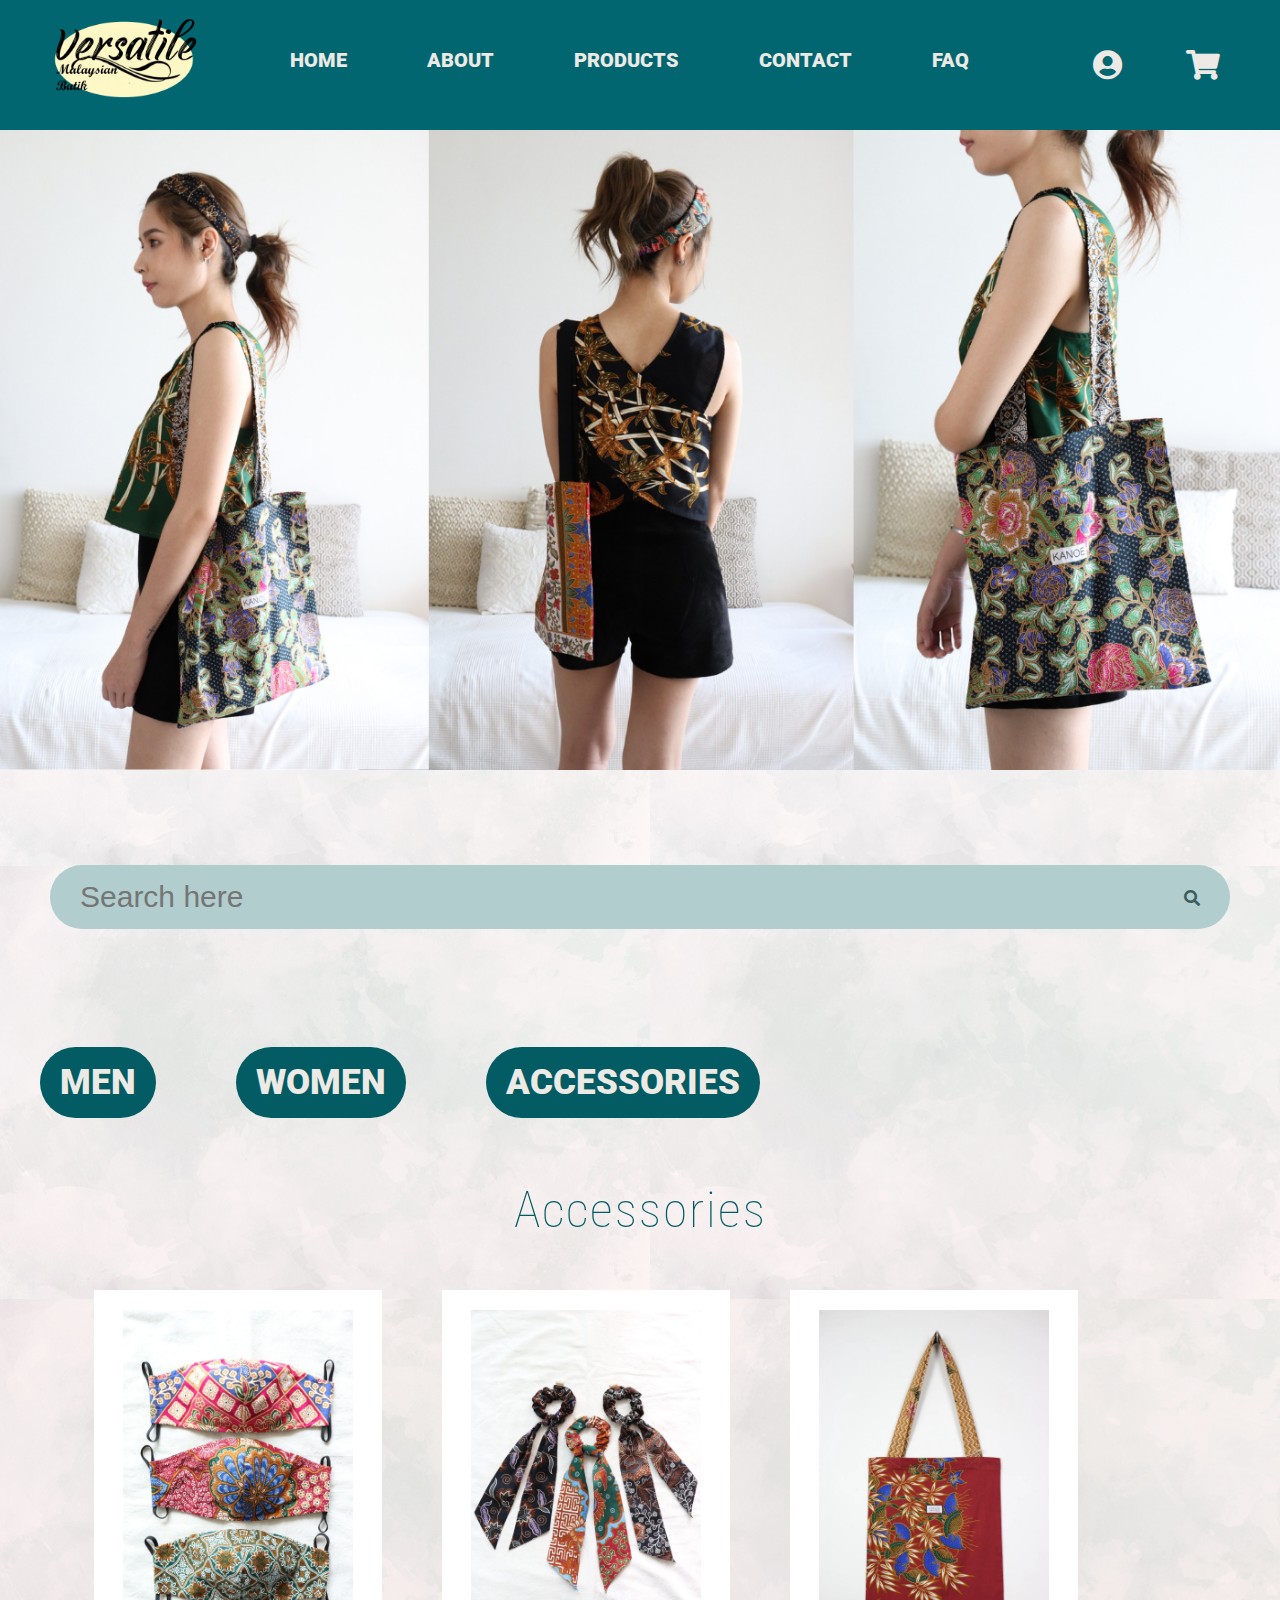
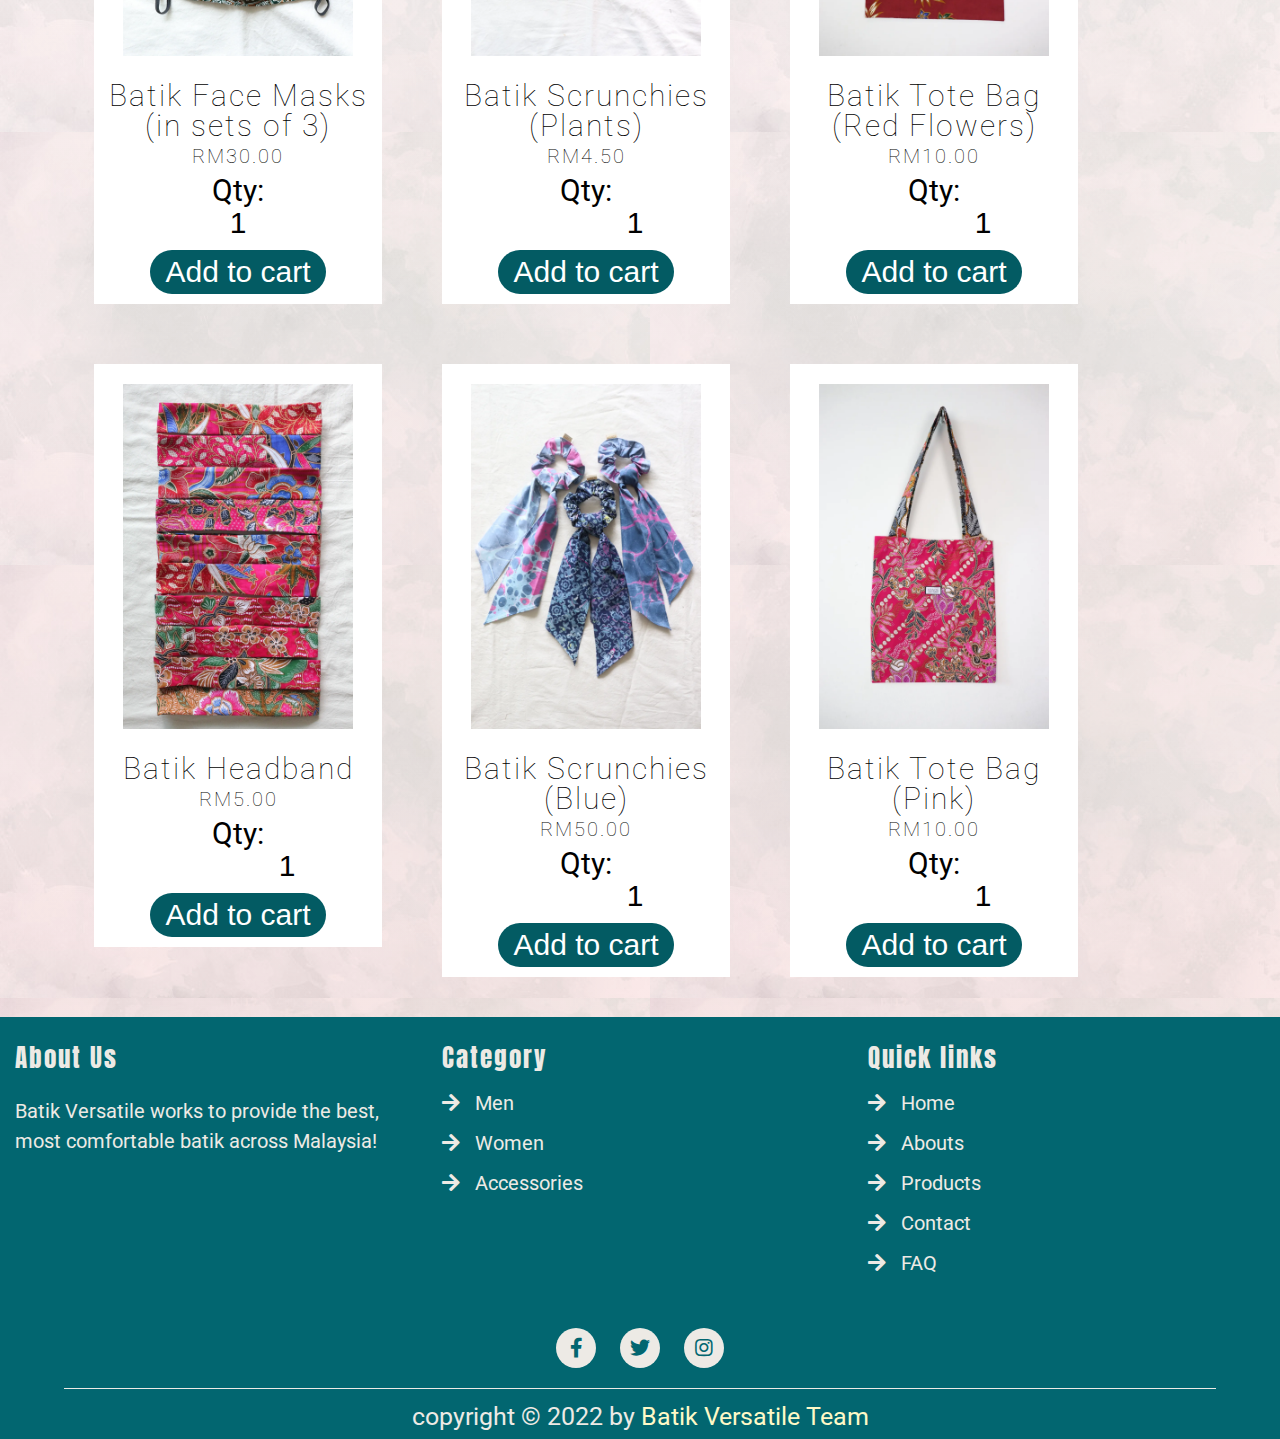
<file: products/accessories.html>
<!DOCTYPE html>
<html>

<head>
   <meta charset="utf-8" />
   <link rel="icon" href="../assets/icons/logo.png" type="image/x-icon"/>
   <title>Batik Versatile Accessories</title>

   <link rel="stylesheet" href="../reset.css">
   <link rel="stylesheet" href="../base_layout.css">
   <link rel="stylesheet" href="https://cdnjs.cloudflare.com/ajax/libs/font-awesome/5.15.4/css/all.min.css">
   <link rel="stylesheet" href="products_category.css">
</head>

<body>
    <!-- HEADER START -->

    <header>
        <a href="../index.html" id="logo-image">
            <img id="site-logo" src="../assets/icons/logo.png" alt="Batik Versatile">
        </a>

        <nav>
            <div class="menubar">
                <ul>
                <!-- Depending on what page you're working on, do adjust the links -->
                    <li><a href="../index.html">Home</a></li>
                    <li><a href="../about/about.html">About</a></li>
                    <li><a href="products.html">Products</a>
                        <div class="sub-menu">
                            <ul>
                                <li><a href="men_category.html">Men</a></li>
                                <li><a href="women_category.html">Women</a></li>
                                <li><a href="accessories.html">Accessories</a></li>
                            </ul>
                        </div>
                    </li>
                    <li><a href="../contact/contact.html">contact</a></li>
                    <li><a href="../faq/faq.html">FAQ</a></li>
                </ul>
            </div>
        

            <div class="icons">
                <li><a href="#" class="fa fa-user-circle"></a>
                    <div class="sub-menu">  
                        <ul>
                            <li><a href="../profile/profile.html">Profile</a></li>
                            <li><a href="../profile/login.html">Login</a></li>
                            <li><a href="../profile/register.html">Register</a></li>
                        </ul>
                    </div>
                </li>
                <a href="../cart/cart.html" class="fas fa-shopping-cart" id="cart-icon"></a> 
                <a href="#" id="menu-btn" class="fas fa-bars"></a>
                <div class="mobile-view">
                    <ul>
                        <li><a href="../index.html">Home</a></li>
                        <li><a href="../about/about.html">About</a></li>
                        <li><a href="products.html">Products</a></li>
                        <div class="mobile-sub">
                            <li><a href="men_category.html">Men</a></li>
                            <li><a href="women_category.html">Women</a></li>
                            <li><a href="#">Accessories</a></li>
                        </div>
                        <li><a href="../contact/contact.html">Contact</a></li>
                        <li><a href="../faq/faq.html">FAQ</a></li>
                    </ul>
                </div>
            </div>
        </nav>        
    </header>

    <!-- HEADER END-->

    <!-- MAIN CONTENT START -->

    
    <div class="container">
        <div class="upper-container">
            <img src="products_image/Accessory/accessory_poster.png">

            <div class="searchBar-container">
                <form action="#" class="searchForm" method="get">
                    <div class="searchBar"> 
                        <input type="search" 
                        id="searchFaq"
                        name="searchFaq" 
                        placeholder="Search here">
                        <button type="submit"><i class="fa fa-search"></i></button>
                    </div>
                </form>
            </div>

            <div class="category-container">
                <nav class="category">
                    <ul>
                        <div>
                            <li><a href="men_category.html">MEN</a></li>
                        </div>
                        <div>
                            <li><a href="women_category.html">WOMEN</a></li>
                        </div>
                        <div>
                            <li><a href="accessories.html">ACCESSORIES</a></li>
                        </div>
                    </ul>
                </nav>
            </div>
        </div>

        <!--lower part-->
        <div class="lower-container">
            <div class="products">
                <h1>Accessories</h1>

                <div class="product">

                </div>
                <div class="product-containers">
                    <div class="product-item">
                        <div class="product-content">
                            <div class="product-img">
                                <img src="products_image/Accessory/accessory_1.png">
                            </div>
                            <div class="product-details">
                                <h3>Batik Face Masks (in sets of 3)</h3>
                                <h3>RM30.00</h3>
                            </div>
                            <div class="product-quantity">
                                <form action="#" method="get">
                                        <label for="quantity1">Qty:</label>
                                        <input type="number" id="quantity1" name="quantity1" min="1" value="1" step="1">
                                        <input type="submit" value="Add to cart">
                                </form>
                            </div>
                        </div>
                    </div>
                    <div class="product-item">
                        <div class="product-content">
                            <div class="product-img">
                                <img src="products_image/Accessory/accessory_2.png">
                            </div>
                            <div class="product-details">
                                <h3>Batik Scrunchies (Plants)</h3>
                                <h3>RM4.50</h3>
                            </div>
                            <div class="product-quantity">
                                <form action="#" method="get">
                                    <div>
                                        <label for="quantity2">Qty:</label>
                                        <input type="number" id="quantity2" name="quantity2" min="1" value="1" step="1">
                                        <input type="submit" value="Add to cart">
                                    </div>
                                </form>
                            </div>
                        </div>
                    </div>
                    <div class="product-item">
                        <div class="product-content">
                            <div class="product-img">
                                <img src="products_image/Accessory/accessory_3.png">
                            </div>
                            <div class="product-details">
                                <h3>Batik Tote Bag (Red Flowers)</h3>
                                <h3>RM10.00</h3>
                            </div>
                            <div class="product-quantity">
                                <form action="#" method="get">
                                    <div>
                                        <label for="quantity3">Qty:</label>
                                        <input type="number" id="quantity3" name="quantity3" min="1" value="1" step="1">
                                        <input type="submit" value="Add to cart">
                                    </div>
                                </form>
                            </div>
                        </div>
                    </div>
                    <div class="product-item">
                        <div class="product-content">
                            <div class="product-img">
                                <img src="products_image/Accessory/accessory_4.png">
                            </div>
                            <div class="product-details">
                                <h3>Batik Headband</h3>
                                <h3>RM5.00</h3>
                            </div>
                            <div class="product-quantity">
                                <form action="#" method="get">
                                    <div>
                                        <label for="quantity4">Qty:</label>
                                        <input type="number" id="quantity4" name="quantity4" min="1" value="1" step="1">
                                        <input type="submit" value="Add to cart">
                                    </div>
                                </form>
                            </div>
                        </div>
                    </div>
                    <div class="product-item">
                        <div class="product-content">
                            <div class="product-img">
                                <img src="products_image/Accessory/accessory_5.png">
                            </div>
                            <div class="product-details">
                                <h3>Batik Scrunchies (Blue)</h3>
                                <h3>RM50.00</h3>
                            </div>
                            <div class="product-quantity">
                                <form action="#" method="get">
                                    <div>
                                        <label for="quantity5">Qty:</label>
                                        <input type="number" id="quantity5" name="quantity5" min="1" value="1" step="1">
                                        <input type="submit" value="Add to cart">
                                    </div>
                                </form>
                            </div>
                        </div>
                    </div>
                    <div class="product-item">
                        <div class="product-content">
                            <div class="product-img">
                                <img src="products_image/Accessory/accessory_6.png">
                            </div>
                            <div class="product-details">
                                <h3>Batik Tote Bag (Pink)</h3>
                                <h3>RM10.00</h3>
                            </div>
                            <div class="product-quantity">
                                <form action="#" method="get">
                                    <div>
                                        <label for="quantity6">Qty:</label>
                                        <input type="number" id="quantity6" name="quantity6" min="1" value="1" step="1">
                                        <input type="submit" value="Add to cart">
                                    </div>
                                </form>
                            </div>
                        </div>
                    </div>
                        
                </div>

            </div>
            
        </div>
        
    </div>
    

    


    <!-- MAIN CONTENT END -->

    <!-- FOOTER START -->

    <footer>
        <div class="box-container">

            <div class="box">
                <h3>About Us</h3>
                <p>Batik Versatile works to provide the best, most comfortable batik across Malaysia!</p>
            </div>
    
            <div class="box">
                <h3>Category</h3>
                <a href="men_category.html"> <i class="fas fa-arrow-right"></i> Men </a>
                <a href="women_category.html"> <i class="fas fa-arrow-right"></i> Women </a>
                <a href="#"> <i class="fas fa-arrow-right"></i> Accessories </a>
            </div>
    
            <div class="box">
                <h3>Quick links</h3>
                <a href="../index.html"> <i class="fas fa-arrow-right"></i> Home </a>
                <a href="../about/about.html"> <i class="fas fa-arrow-right"></i> Abouts </a>
                <a href="products.html"> <i class="fas fa-arrow-right"></i> Products </a>
                <a href="../contact/contact.html"> <i class="fas fa-arrow-right"></i> Contact </a>
                <a href="../faq/faq.html"> <i class="fas fa-arrow-right"></i> FAQ </a>
            </div>
        </div>

        <div class="scomed">
            <a href="#" class="fab fa-facebook-f"></a>
            <a href="#" class="fab fa-twitter"></a>
            <a href="#" class="fab fa-instagram"></a>
        </div>
    
        <div class="credit"> copyright &copy; 2022 by <span>Batik Versatile Team</span> </div>
    </footer>

    <!-- FOOTER END -->
</body>

</html>
</file>
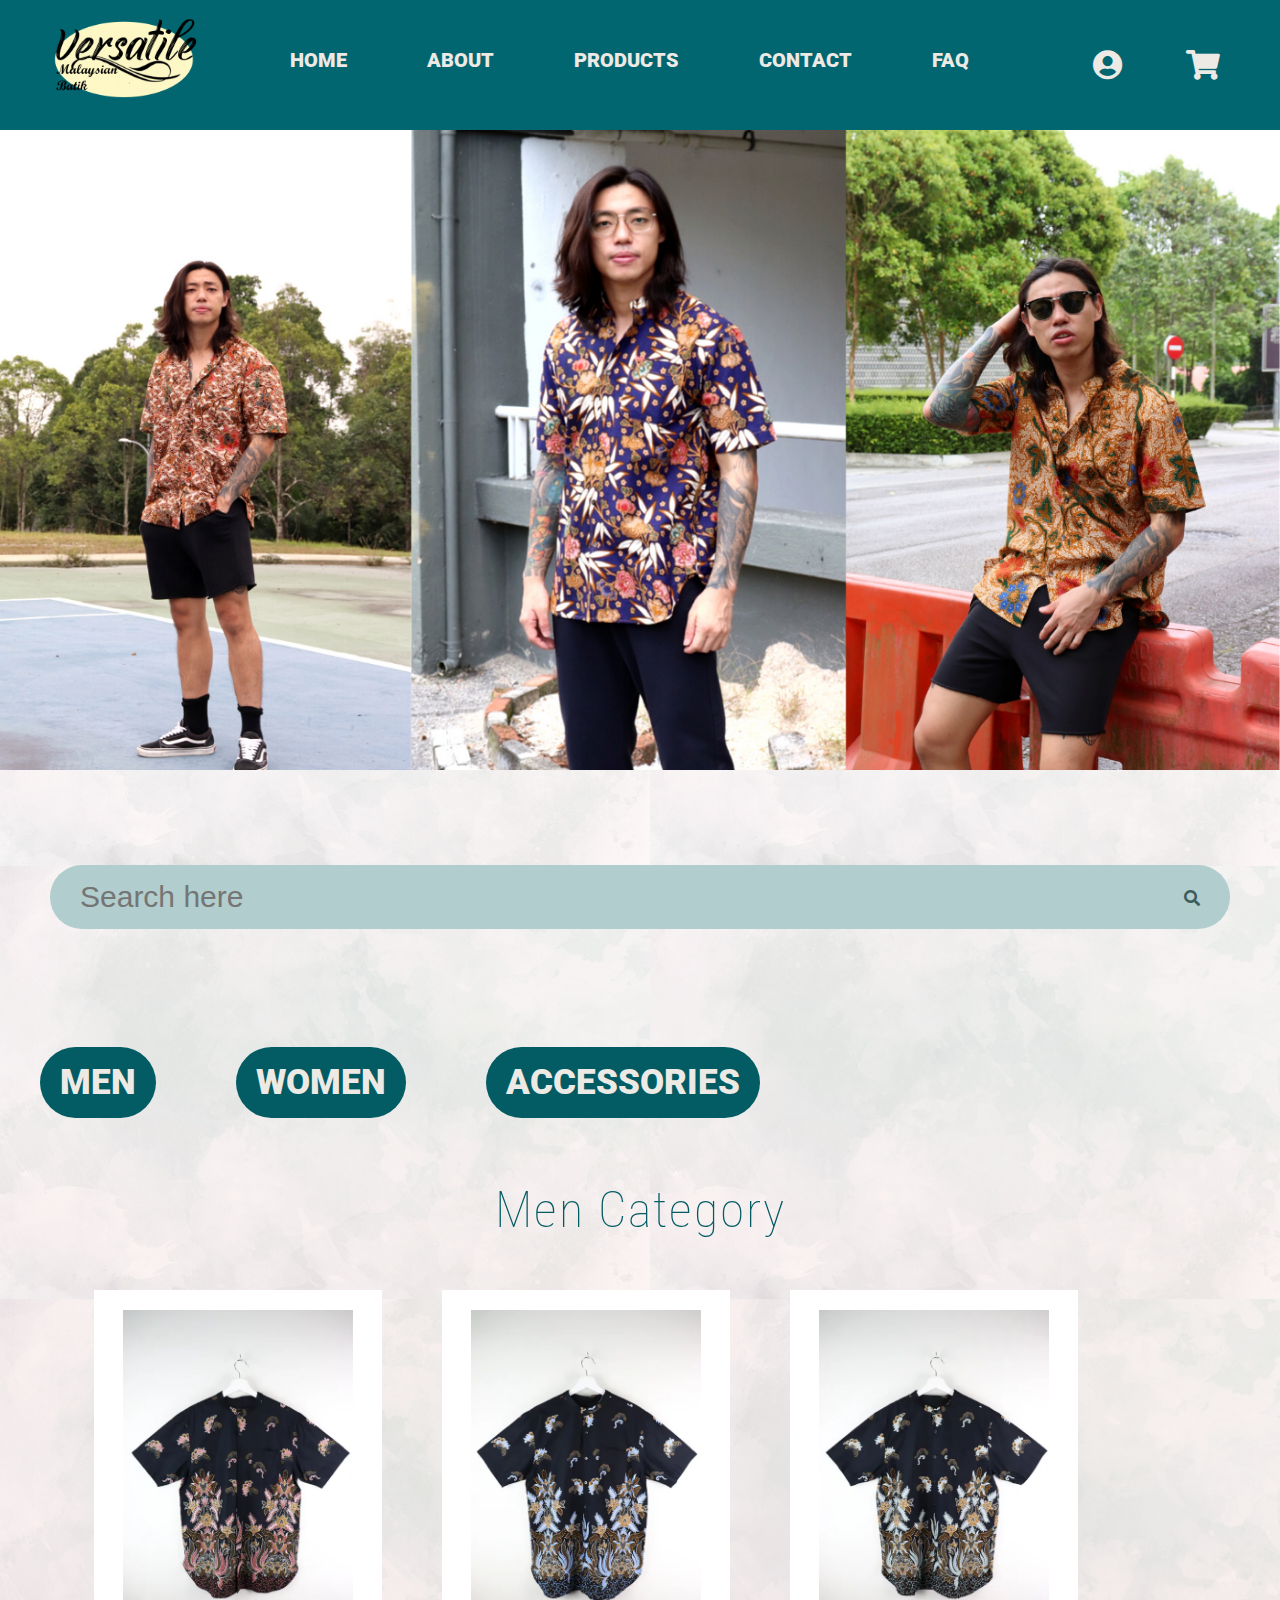
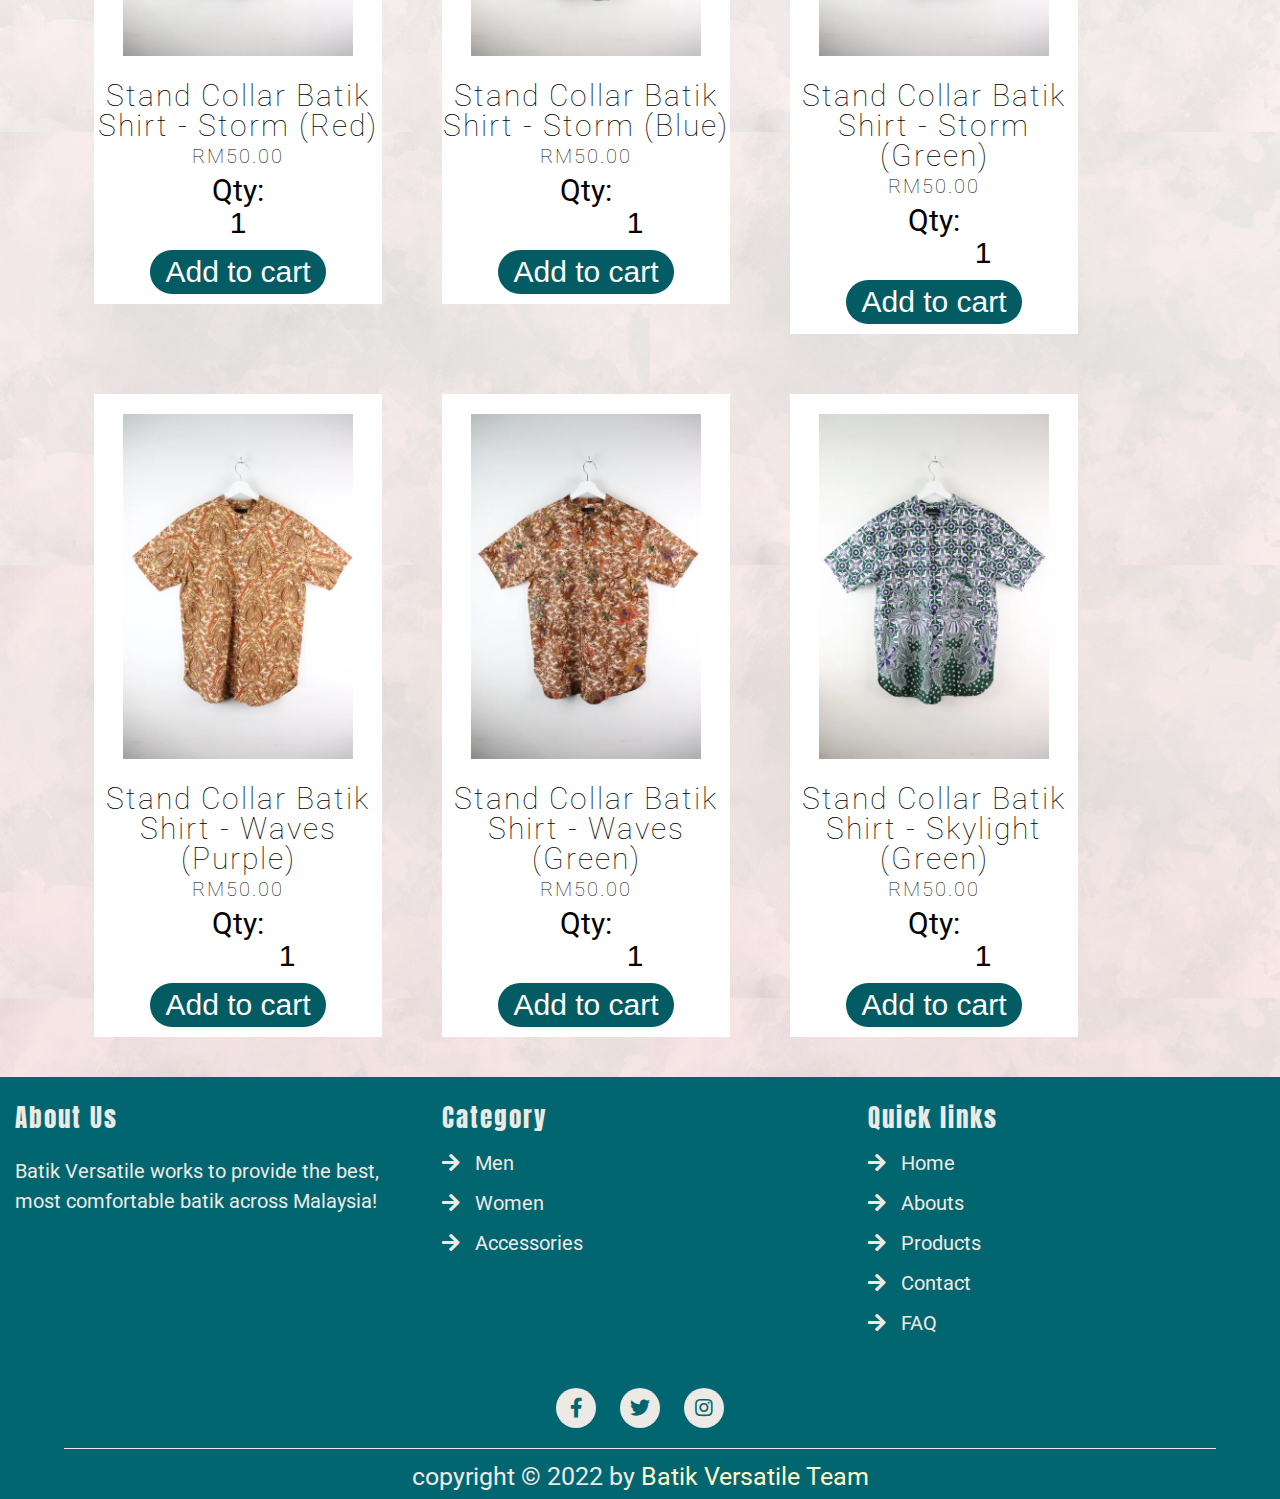
<file: products/men_category.html>
<!DOCTYPE html>
<html>

<head>
   <meta charset="utf-8" />
   <link rel="icon" href="../assets/icons/logo.png" type="image/x-icon"/>
   <title>Batik Versatile Men Category</title>

   <link rel="stylesheet" href="../reset.css">
   <link rel="stylesheet" href="../base_layout.css">
   <link rel="stylesheet" href="https://cdnjs.cloudflare.com/ajax/libs/font-awesome/5.15.4/css/all.min.css">
   <link rel="stylesheet" href="products_category.css">
</head>

<body>
    <!-- HEADER START -->

    <header>
        <a href="../index.html" id="logo-image">
            <img id="site-logo" src="../assets/icons/logo.png" alt="Batik Versatile">
        </a>

        <nav>
            <div class="menubar">
                <ul>
                <!-- Depending on what page you're working on, do adjust the links -->
                    <li><a href="../index.html">Home</a></li>
                    <li><a href="../about/about.html">About</a></li>
                    <li><a href="products.html">Products</a>
                        <div class="sub-menu">
                            <ul>
                                <li><a href="men_category.html">Men</a></li>
                                <li><a href="women_category.html">Women</a></li>
                                <li><a href="accessories.html">Accessories</a></li>
                            </ul>
                        </div>
                    </li>
                    <li><a href="../contact/contact.html">contact</a></li>
                    <li><a href="../faq/faq.html">FAQ</a></li>
                </ul>
            </div>
        

            <div class="icons">
                <li><a href="#" class="fa fa-user-circle"></a>
                    <div class="sub-menu">  
                        <ul>
                            <li><a href="../profile/profile.html">Profile</a></li>
                            <li><a href="../profile/login.html">Login</a></li>
                            <li><a href="../profile/register.html">Register</a></li>
                        </ul>
                    </div>
                </li>
                <a href="../cart/cart.html" class="fas fa-shopping-cart" id="cart-icon"></a> <!--??-->
                <a href="#" id="menu-btn" class="fas fa-bars"></a>
                <div class="mobile-view">
                    <ul>
                        <li><a href="../index.html">Home</a></li>
                        <li><a href="../about/about.html">About</a></li>
                        <li><a href="products.html">Products</a></li>
                        <div class="mobile-sub">
                            <li><a href="#">Men</a></li>
                            <li><a href="women_category.html">Women</a></li>
                            <li><a href="accessories.html">Accessories</a></li>
                        </div>
                        <li><a href="../contact/contact.html">Contact</a></li>
                        <li><a href="../faq/faq.html">FAQ</a></li>
                    </ul>
                </div>
            </div>
        </nav>        
    </header>

    <!-- HEADER END-->

    <!-- MAIN CONTENT START -->

    
    <div class="container">
        <div class="upper-container">
            <img src="products_image/Men/Men_poster.jpg">

            <div class="searchBar-container">
                <form action="#" class="searchForm" method="get">
                    <div class="searchBar"> 
                        <input type="search" 
                        id="searchFaq"
                        name="searchFaq" 
                        placeholder="Search here">
                        <button type="submit"><i class="fa fa-search"></i></button>
                    </div>
                </form>
            </div>

            <div class="category-container">
                <nav class="category">
                    <ul>
                        <div>
                            <li><a href="men_category.html">MEN</a></li>
                        </div>
                        <div>
                            <li><a href="women_category.html">WOMEN</a></li>
                        </div>
                        <div>
                            <li><a href="accessories.html">ACCESSORIES</a></li>
                        </div>
                    </ul>
                </nav>
            </div>
        </div>

        <!--lower part-->
        <div class="lower-container">
            <div class="products">
                <h1>Men Category</h1>

                <div class="product-containers">
                    <div class="product-item">
                        <div class="product-content">
                            <div class="product-img">
                                <img src="products_image/Men/men_1.jpg">
                            </div>
                            <div class="product-details">
                                <h3>Stand Collar Batik Shirt - Storm (Red)</h3>
                                <h3>RM50.00</h3>
                            </div>
                            <div class="product-quantity">
                                <form action="#" method="get">
                                        <label for="quantity1">Qty:</label>
                                        <input type="number" id="quantity1" name="quantity1" min="1" value="1" step="1">
                                        <input type="submit" value="Add to cart">
                                </form>
                            </div>
                        </div>
                    </div>
                    <div class="product-item">
                        <div class="product-content">
                            <div class="product-img">
                                <img src="products_image/Men/men_2.jpg">
                            </div>
                            <div class="product-details">
                                <h3>Stand Collar Batik Shirt - Storm (Blue)</h3>
                                <h3>RM50.00</h3>
                            </div>
                            <div class="product-quantity">
                                <form action="#" method="get">
                                    <div>
                                        <label for="quantity2">Qty:</label>
                                        <input type="number" id="quantity2" name="quantity2" min="1" value="1" step="1">
                                        <input type="submit" value="Add to cart">
                                    </div>
                                </form>
                            </div>
                        </div>
                    </div>
                    <div class="product-item">
                        <div class="product-content">
                            <div class="product-img">
                                <img src="products_image/Men/men_3.jpg">
                            </div>
                            <div class="product-details">
                                <h3>Stand Collar Batik Shirt - Storm (Green)</h3>
                                <h3>RM50.00</h3>
                            </div>
                            <div class="product-quantity">
                                <form action="#" method="get">
                                    <div>
                                        <label for="quantity3">Qty:</label>
                                        <input type="number" id="quantity3" name="quantity3" min="1" value="1" step="1">
                                        <input type="submit" value="Add to cart">
                                    </div>
                                </form>
                            </div>
                        </div>
                    </div>
                    <div class="product-item">
                        <div class="product-content">
                            <div class="product-img">
                                <img src="products_image/Men/men_4.jpg">
                            </div>
                            <div class="product-details">
                                <h3>Stand Collar Batik Shirt - Waves (Purple)</h3>
                                <h3>RM50.00</h3>
                            </div>
                            <div class="product-quantity">
                                <form action="#" method="get">
                                    <div>
                                        <label for="quantity4">Qty:</label>
                                        <input type="number" id="quantity4" name="quantity4" min="1" value="1" step="1">
                                        <input type="submit" value="Add to cart">
                                    </div>
                                </form>
                            </div>
                        </div>
                    </div>
                    <div class="product-item">
                        <div class="product-content">
                            <div class="product-img">
                                <img src="products_image/Men/men_5.jpg">
                            </div>
                            <div class="product-details">
                                <h3>Stand Collar Batik Shirt - Waves (Green)</h3>
                                <h3>RM50.00</h3>
                            </div>
                            <div class="product-quantity">
                                <form action="#" method="get">
                                    <div>
                                        <label for="quantity5">Qty:</label>
                                        <input type="number" id="quantity5" name="quantity5" min="1" value="1" step="1">
                                        <input type="submit" value="Add to cart">
                                    </div>
                                </form>
                            </div>
                        </div>
                    </div>
                    <div class="product-item">
                        <div class="product-content">
                            <div class="product-img">
                                <img src="products_image/Men/men_6.jpg">
                            </div>
                            <div class="product-details">
                                <h3>Stand Collar Batik Shirt - Skylight (Green)</h3>
                                <h3>RM50.00</h3>
                            </div>
                            <div class="product-quantity">
                                <form action="#" method="get">
                                    <div>
                                        <label for="quantity6">Qty:</label>
                                        <input type="number" id="quantity6" name="quantity6" min="1" value="1" step="1">
                                        <input type="submit" value="Add to cart">
                                    </div>
                                </form>
                            </div>
                        </div>
                    </div>
                        
                </div>

            </div>
        </div>
        
    </div>
    

    


    <!-- MAIN CONTENT END -->

    <!-- FOOTER START -->

    <footer>
        <div class="box-container">

            <div class="box">
                <h3>About Us</h3>
                <p>Batik Versatile works to provide the best, most comfortable batik across Malaysia!</p>
            </div>
    
            <div class="box">
                <h3>Category</h3>
                <a href="#"> <i class="fas fa-arrow-right"></i> Men </a>
                <a href="women_category.html"> <i class="fas fa-arrow-right"></i> Women </a>
                <a href="accessories.html"> <i class="fas fa-arrow-right"></i> Accessories </a>
            </div>
    
            <div class="box">
                <h3>Quick links</h3>
                <a href="../index.html"> <i class="fas fa-arrow-right"></i> Home </a>
                <a href="../about/about.html"> <i class="fas fa-arrow-right"></i> Abouts </a>
                <a href="../products.html"> <i class="fas fa-arrow-right"></i> Products </a>
                <a href="../contact/contact.html"> <i class="fas fa-arrow-right"></i> Contact </a>
                <a href="../faq/faq.html"> <i class="fas fa-arrow-right"></i> FAQ </a>
            </div>
        </div>

        <div class="scomed">
            <a href="#" class="fab fa-facebook-f"></a>
            <a href="#" class="fab fa-twitter"></a>
            <a href="#" class="fab fa-instagram"></a>
        </div>
    
        <div class="credit">copyright &copy; 2022 by <span>Batik Versatile Team</span> </div>
    </footer>

    <!-- FOOTER END -->

    
</body>

</html>
</file>
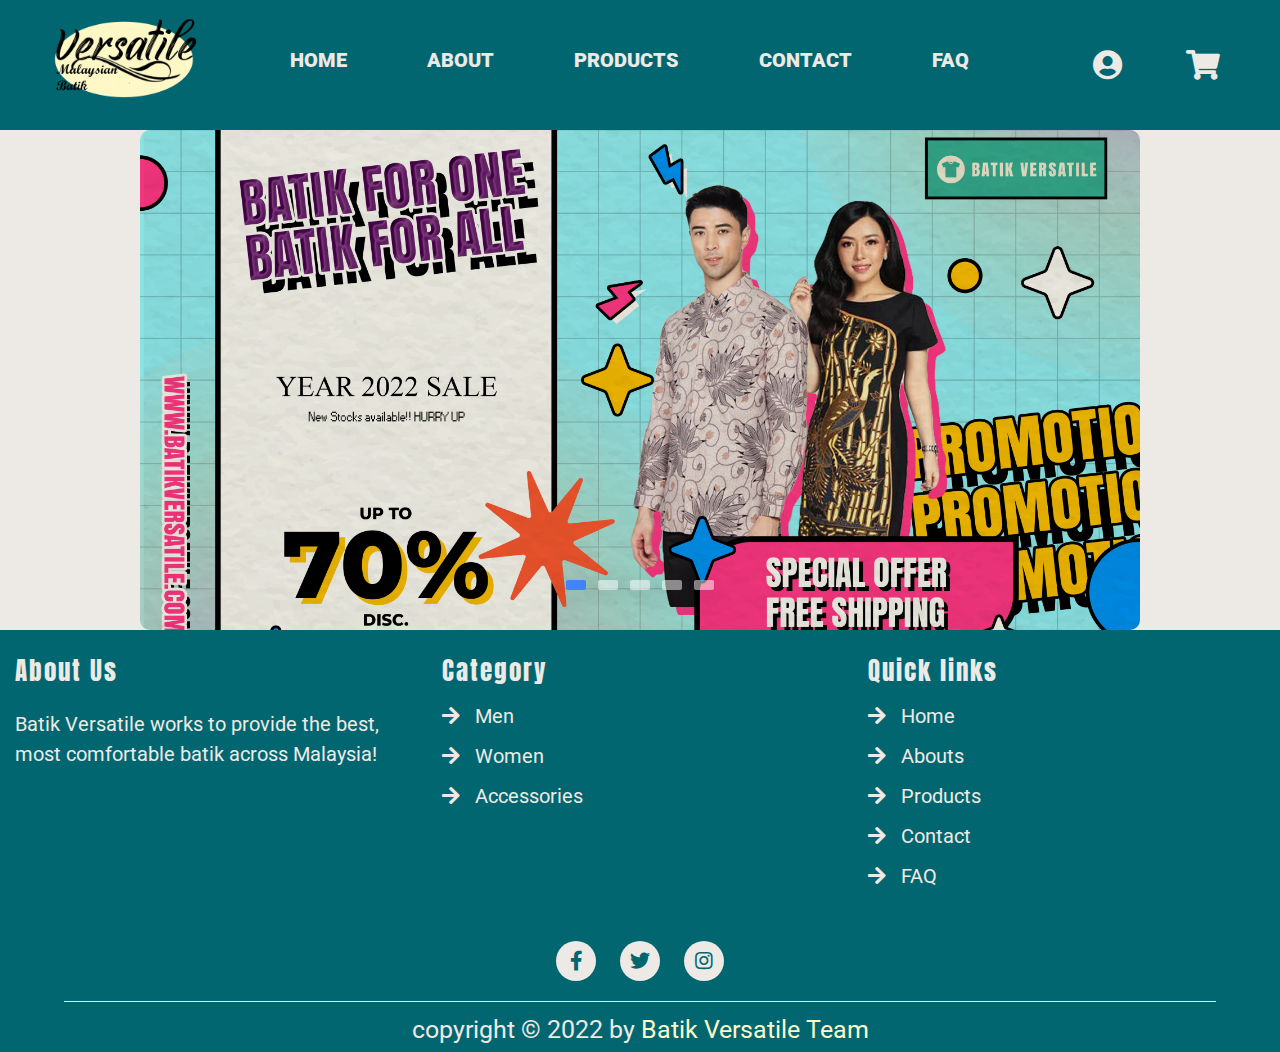
<file: products/products.html>
<!DOCTYPE html>
<html>

<head>
    <meta charset="utf-8" />
    <link rel="icon" href="../assets/icons/logo.png" type="image/x-icon" />
    <title>Batik Versatile - Products</title>
    <link rel="stylesheet" href="https://cdnjs.cloudflare.com/ajax/libs/font-awesome/5.15.4/css/all.min.css">

    <link rel="stylesheet" href="../reset.css">
    <link rel="stylesheet" href="../base_layout.css">
    <link rel="stylesheet" href="product.css">
</head>

<body>
    <!-- HEADER START -->

    <header>
        <a href="../index.html" id="logo-image">
            <img id="site-logo" src="../assets/icons/logo.png" alt="Batik Versatile">
        </a>

        <nav>
            <div class="menubar">
                <ul>
                    <!-- Depending on what page you're working on, do adjust the links -->
                    <li><a href="../index.html">Home</a></li>
                    <li><a href="../about/about.html">About</a></li>
                    <li><a href="#">Products</a>
                        <div class="sub-menu">
                            <ul>
                                <li><a href="men_category.html">Men</a></li>
                                <li><a href="women_category.html">Women</a></li>
                                <li><a href="accessories.html">Accessories</a></li>
                            </ul>
                        </div>
                    </li>
                    <li><a href="../contact/contact.html">contact</a></li>
                    <li><a href="../faq/faq.html">FAQ</a></li>
                </ul>
            </div>


            <div class="icons">
                <li><a href="#" class="fa fa-user-circle"></a>
                    <div class="sub-menu">
                        <ul>
                            <li><a href="../profile/profile.html">Profile</a></li>
                            <li><a href="../profile/login.html">Login</a></li>
                            <li><a href="../profile/register.html">Register</a></li>
                        </ul>
                    </div>
                </li>
                <a href="../cart/cart.html" class="fas fa-shopping-cart" id="cart-icon"></a>
                <div class="mobile-view">
                    <ul>
                        <li><a href="../index.html">Home</a></li>
                        <li><a href="../about/about.html">About</a></li>
                        <li><a href="#">Products</a></li>
                        <div class="mobile-sub">
                            <li><a href="men_category.html">Men</a></li>
                            <li><a href="women_category.html">Women</a></li>
                            <li><a href="accessories.html">Accessories</a></li>
                        </div>
                        <li><a href="../contact/contact.html">Contact</a></li>
                        <li><a href="../faq/faq.html">FAQ</a></li>
                    </ul>
                </div>
            </div>
        </nav>
    </header>

    <!-- HEADER END-->

    <!-- MAIN CONTENT START -->

        <div class="slider">
            <div class="slide active">
                <img src="../assets/images/banner1.png" alt="">
            </div>

            <div class="slide">
                <img src="../assets/images/stock.jpg" alt="">
            </div>

            <div class="slide">
                <img src="../assets/images/men.webp" alt="">
            </div>

            <div class="slide">
                <img src="../assets/images/sale2.jpg" alt="">
            </div>
            <div class="navigation">
            <i class="fas fa-chevron-left prev-btn"></i>
            <i class="fas fa-chevron-right next-btn"></i>
            </div>
            <div class="navigation-visibility">
                <div class="slide-icon active"></div>
                <div class="slide-icon"></div>
                <div class="slide-icon"></div>
                <div class="slide-icon"></div>
                <div class="slide-icon"></div>
            </div>
        </div>

        <script type="text/javascript">
            const slider = document.querySelector(".slider");
            const nextBtn = document.querySelector(".next-btn");
            const prevBtn = document.querySelector(".prev-btn");
            const slides = document.querySelectorAll(".slide");
            const slideIcons = document.querySelectorAll(".slide-icon");
            const numberOfSlides = slides.length;
            var slideNumber = 0;

        //image slider next button  
        nextBtn.addEventListener("click", () => {
            slides.forEach((slide) => {
                slide.classList.remove("active");
            });
             slideIcons.forEach((slideIcon) => {
                slideIcon.classList.remove("active");
            });

            slideNumber++;

            if(slideNumber > (numberOfSlides - 1)){
                slideNumber = 0;
            }

            slides[slideNumber].classList.add("active");
            slideIcons[slideNumber].classList.add("active");
        });

        //image slider previous button
        prevBtn.addEventListener("click", () =>{
            slides.forEach((slide) => {
                slide.classList.remove("active");
            });
            slideIcons.forEach((slideIcon) => {
                slideIcon.classList.remove("active");
            });

            slideNumber--;

            if (slideNumber < 0) {
                slideNumber = numberOfSlides - 1;
            }

            slides[slideNumber].classList.add("active");
            slideIcons[slideNumber].classList.add("active");
        });

        //image slider autoplay
        var playSlider;

        var repeater = () => {
            playSlider = setInterval(function(){
                slides.forEach((slide) => {
                    slide.classList.remove("active");
                });
                slideIcons.forEach((slideIcon) => {
                    slideIcon.classList.remove("active");
                });

                slideNumber++;

                if (slideNumber > (numberOfSlides - 1)) {
                    slideNumber = 0;
                }

                slides[slideNumber].classList.add("active");
                slideIcons[slideNumber].classList.add("active");
            }, 4000);
        }
        repeater();

        //stop the image slider autoplay on mouseover
        slider.addEventListener("mouseover", () => {
            clearInterval(playSlider);
        });

        //start the image slider autoplay again on mouseover
        slider.addEventListener("mouseout", () => {
            repeater();
        });
        </script>

    <!-- MAIN CONTENT END -->


    <!-- FOOTER START -->
    <footer>
        <div class="box-container">

            <div class="box">
                <h3>About Us</h3>
                <p>Batik Versatile works to provide the best, most comfortable batik across Malaysia!</p>
            </div>

            <div class="box">
                <h3>Category</h3>
                <a href="../products/men_category.html"> <i class="fas fa-arrow-right"></i> Men </a>
                <a href="../products/women_category.html"> <i class="fas fa-arrow-right"></i> Women </a>
                <a href="../products/accessories.html"> <i class="fas fa-arrow-right"></i> Accessories </a>
            </div>

            <div class="box">
                <h3>Quick links</h3>
                <a href="../index.html"> <i class="fas fa-arrow-right"></i> Home </a>
                <a href="../about/about.html"> <i class="fas fa-arrow-right"></i> Abouts </a>
                <a href="../products/products.html"> <i class="fas fa-arrow-right"></i> Products </a>
                <a href="../contact/contact.html"> <i class="fas fa-arrow-right"></i> Contact </a>
                <a href="../faq/faq.html"> <i class="fas fa-arrow-right"></i> FAQ </a>
            </div>
        </div>

        <div class="scomed">
            <a href="#" class="fab fa-facebook-f"></a>
            <a href="#" class="fab fa-twitter"></a>
            <a href="#" class="fab fa-instagram"></a>
        </div>

        <div class="credit"> copyright &copy; 2022 by <span>Batik Versatile Team</span> </div>
    </footer>

    <!-- FOOTER START -->
</body>

</html>
</file>
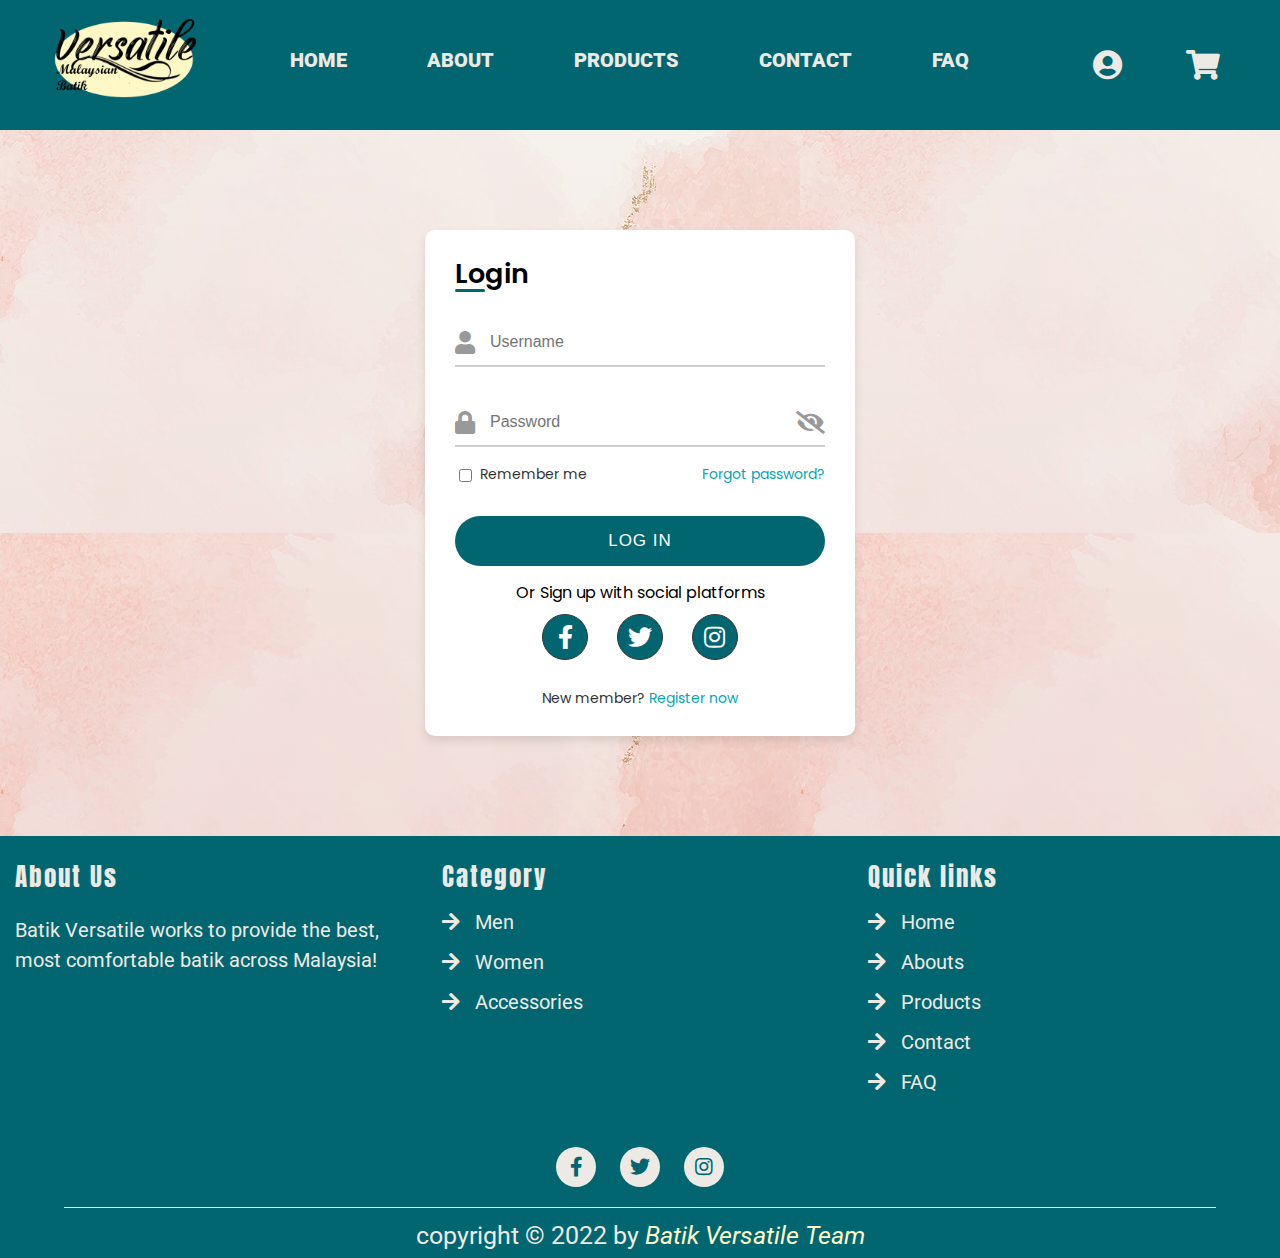
<file: profile/login.html>
<!DOCTYPE html>
<html>

<head>
  <meta charset="utf-8">
  <link rel="icon" href="../assets/icons/logo.png" type="image/x-icon"/>
  <title>Batik Versatile - Login</title>

  <!-- font awesome cdn link  -->
  <link rel="stylesheet" href="https://cdnjs.cloudflare.com/ajax/libs/font-awesome/5.15.4/css/all.min.css">
  
  <link rel="stylesheet" href="../reset.css">
  <link rel="stylesheet" href="../base_layout.css">
  <link rel="stylesheet" href="login-register.css">
</head>
<body>
    <!-- HEADER START -->
    <header>
        <a href="../index.html" id="logo-image">
            <img id="site-logo" src="../assets/icons/logo.png" alt="Batik Versatile">
        </a>

        <nav>
            <div class="menubar">
                <ul>
                <!-- Depending on what page you're working on, do adjust the links -->
                    <li><a href="../index.html">Home</a></li>
                    <li><a href="../about/about.html">About</a></li>
                    <li><a href="../products/products.html">Products</a>
                        <div class="sub-menu">
                            <ul>
                                <li><a href="../products/men_category.html">Men</a></li>
                                <li><a href="../products/women_category.html">Women</a></li>
                                <li><a href="../products/accessories.html">Accessories</a></li>
                            </ul>
                        </div>
                    </li>
                    <li><a href="../contact/contact.html">contact</a></li>
                    <li><a href="../faq/faq.html">FAQ</a></li>
                </ul>
            </div>
        

            <div class="icons">    
                <li><a href="#" class="fa fa-user-circle"></a>
                    <div class="sub-menu">  
                        <ul>
                            <li><a href="profile.html">Profile</a></li>
                            <li><a href="#">Login</a></li>
                            <li><a href="register.html">Register</a></li>
                        </ul>
                    </div>
                </li>
                <a href="../cart/cart.html" class="fas fa-shopping-cart" id="cart-icon"></a>
                <a href="#" id="menu-btn" class="fas fa-bars"></a>
                <div class="mobile-view">
                    <ul>
                        <li><a href="../index.html">Home</a></li>
                        <li><a href="../about/about.html">About</a></li>
                        <li><a href="../products/products.html">Products</a></li>
                        <div class="mobile-sub">
                            <li><a href="../products/men_category.html">Men</a></li>
                            <li><a href="../products/women_category.html">Women</a></li>
                            <li><a href="../products/accessories.html">Accessories</a></li>
                        </div>
                        <li><a href="../contact/contact.html">Contact</a></li>
                        <li><a href="../faq/faq.html">FAQ</a></li>
                    </ul>
                </div>
            </div>
        </nav>
    </header>
    <!-- HEADER END-->

    <!-- MAIN CONTENT START -->
    <div class="container">
        <div class="form login">
            <span class="title">Login</span>

            <form action="#">
                <div class="input-field">
                    <input type="text" id="username" placeholder="Username" required>
                    <i class="fas fa-user icon"></i>
                </div>
                <div class="input-field">
                    <input type="password" class="password" id="password" placeholder="Password" required>
                    <i class="fas fa-lock icon"></i>
                    <i class="fas fa-eye-slash showHidePw"></i>
                </div>

                <div class="checkbox-text">
                    <div class="checkbox-content">
                        <input type="checkbox" id="logCheck">
                        <label for="logCheck" class="text">Remember me</label>
                    </div>
                    
                    <a href="#" class="text">Forgot password?</a>
                </div>

                <div class="input-field button">
                    <input type="submit" value="LOG IN">
                </div>
            </form>

            <p class="social-text">Or Sign up with social platforms</p>
            <div class="social-media">
                <a href="#" class="social-icon">
                    <i class="fab fa-facebook-f"></i>
                </a>
                <a href="#" class="social-icon">
                    <i class="fab fa-twitter"></i>
                </a>
                <a href="#" class="social-icon">
                    <i class="fab fa-instagram"></i>
                </a>
            </div>

            <div class="login-register">
                <span class="text">New member?
                    <a href="register.html" class="text register-link">Register now</a>
                </span>
            </div>
        </div>
    </div>
    <!-- MAIN CONTENT END -->

    <!-- FOOTER START -->
    <footer>
        <div class="box-container">

            <div class="box">
                <h3>About Us</h3>
                <p>Batik Versatile works to provide the best, most comfortable batik across Malaysia!</p>
            </div>
    
            <div class="box">
                <h3>Category</h3>
                <a href="../products/men_category.html"> <i class="fas fa-arrow-right"></i> Men </a>
                <a href="../products/women_category.html"> <i class="fas fa-arrow-right"></i> Women </a>
                <a href="../products/accessories.html"> <i class="fas fa-arrow-right"></i> Accessories </a>
            </div>
    
            <div class="box">
                <h3>Quick links</h3>
                <a href="../index.html"> <i class="fas fa-arrow-right"></i> Home </a>
                <a href="../about/about.html"> <i class="fas fa-arrow-right"></i> Abouts </a>
                <a href="../products/products.html"> <i class="fas fa-arrow-right"></i> Products </a>
                <a href="../contact/contact.html"> <i class="fas fa-arrow-right"></i> Contact </a>
                <a href="../faq/faq.html"> <i class="fas fa-arrow-right"></i> FAQ </a>
            </div>
        </div>

        <div class="scomed">
            <a href="#" class="fab fa-facebook-f"></a>
            <a href="#" class="fab fa-twitter"></a>
            <a href="#" class="fab fa-instagram"></a>
        </div>
    
        <div class="credit"> copyright &copy; 2022 by <span><i>Batik Versatile Team</i></span> </div>
    </footer>
    <!-- FOOTER END -->

    <script src="log-reg.js"></script>
</body>
</html>
</file>
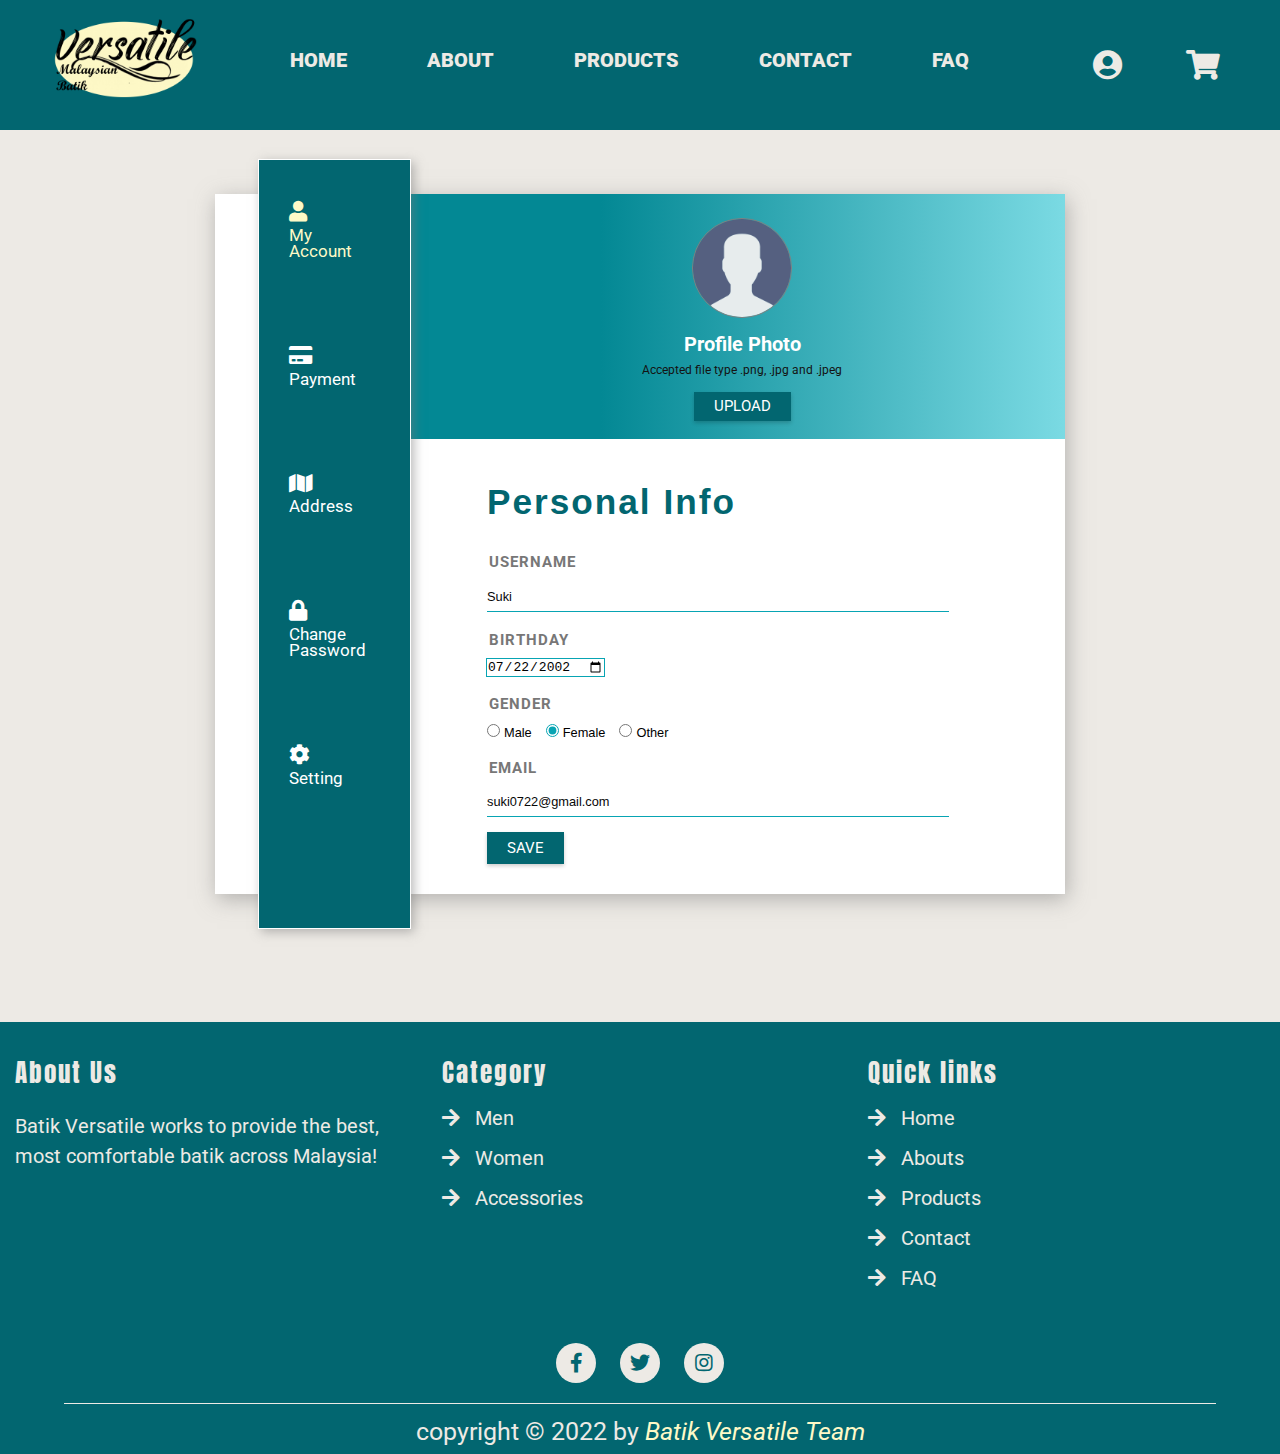
<file: profile/profile.html>
<!DOCTYPE html>
<html>

<head>
  <meta charset="utf-8">
  <link rel="icon" href="../assets/icons/logo.png" type="image/x-icon"/>
  <title>Batik Versatile - Profile</title>

  <!-- font awesome cdn link  -->
  <link rel="stylesheet" href="https://cdnjs.cloudflare.com/ajax/libs/font-awesome/5.15.4/css/all.min.css">

  <link rel="stylesheet" href="../reset.css">
  <link rel="stylesheet" href="../base_layout.css">
  <link rel="stylesheet" href="profile.css">
</head>
<body>
    <!-- HEADER START -->
    <header>
        <a href="../index.html" id="logo-image">
            <img id="site-logo" src="../assets/icons/logo.png" alt="Batik Versatile">
        </a>

        <nav>
            <div class="menubar">
                <ul>
                <!-- Depending on what page you're working on, do adjust the links -->
                    <li><a href="../index.html">Home</a></li>
                    <li><a href="../about/about.html">About</a></li>
                    <li><a href="../products/products.html">Products</a>
                        <div class="sub-menu">
                            <ul>
                                <li><a href="../products/men_category.html">Men</a></li>
                                <li><a href="../products/women_category.html">Women</a></li>
                                <li><a href="../products/accessories.html">Accessories</a></li>
                            </ul>
                        </div>
                    </li>
                    <li><a href="../contact/contact.html">contact</a></li>
                    <li><a href="../faq/faq.html">FAQ</a></li>
                </ul>
            </div>
        

            <div class="icons">    
                <li><a href="#" class="fa fa-user-circle"></a>
                    <div class="sub-menu">  
                        <ul>
                            <li><a href="#">Profile</a></li>
                            <li><a href="login.html">Login</a></li>
                            <li><a href="register.html">Register</a></li>
                        </ul>
                    </div>
                </li>
                <a href="../cart/cart.html" class="fas fa-shopping-cart" id="cart-icon"></a>
                <a href="#" id="menu-btn" class="fas fa-bars"></a>
                <div class="mobile-view">
                    <ul>
                        <li><a href="../index.html">Home</a></li>
                        <li><a href="../about/about.html">About</a></li>
                        <li><a href="../products/products.html">Products</a></li>
                        <div class="mobile-sub">
                            <li><a href="../products/men_category.html">Men</a></li>
                            <li><a href="../products/women_category.html">Women</a></li>
                            <li><a href="../products/accessories.html">Accessories</a></li>
                        </div>
                        <li><a href="../contact/contact.html">Contact</a></li>
                        <li><a href="../faq/faq.html">FAQ</a></li>
                    </ul>
                </div>
            </div>
        </nav>
    </header>
    <!-- HEADER END-->

    <!-- MAIN CONTENT START -->
    <div class="profile-container">
        <div class="leftbox">
            <nav class="profile-bar">
                <a onclick="tabs(0)" class="tab active">
                    <i class="fas fa-user"></i>
                    <p id="navtext">My Account</p>
                </a>
                <a onclick="tabs(1)" class="tab">
                    <i class="fas fa-credit-card"></i>
                    <p id="navtext">Payment</p>
                </a>
                <a onclick="tabs(2)" class="tab">
                    <i class="fas fa-map"></i>
                    <p id="navtext">Address</p>
                </a>
                <a onclick="tabs(3)" class="tab">
                    <i class="fas fa-lock"></i>
                    <p id="navtext">Change Password</p>
                </a>
                <a onclick="tabs(4)" class="tab">
                    <i class="fas fa-cog"></i>
                    <p id="navtext">Setting</p>
                </a>
            </nav>
        </div>

        <div class="profile-content">
            <div> 
                <div id="img-section"> 
                    <img src="../assets/images/userImg.png" class="img" id="img" alt=""><br>
                    <b>Profile Photo</b>
                    <p>Accepted file type .png, .jpg and .jpeg</p> 
                    <input type="file" id="upload" accept="image/*" onchange="showPreviewOne(event);" hidden/>
                    <label for="upload" class="uploadBtn" id="imgRemove" onclick="myImgRemoveFunctionOne();">Upload</label>
                </div>
            </div>
        </div>

        <div class="rightbox">
            <div class="profile tabShow">
                <h1>Personal Info</h1>
                <h2>Username</h2>
                <input type="text" class="input" value="Suki">
                <h2>Birthday</h2>
                <input type="date" class="birthday" value="2002-07-22">
                <h2>Gender</h2>
                <div class="radio-btn">
                    <input type="radio" name="gender" id="gender" value="male"> 
                    <label for="male">Male</label>
                    <input type="radio" name="gender" id="gender" value="female" checked> 
                    <label for="female">Female</label>
                    <input type="radio" name="gender" id="gender" value="other"> 
                    <label for="other">Other</label>
                </div>
                
                <h2>Email</h2>
                <input type="text" class="input" value="suki0722@gmail.com">
                
                <button class="btn">Save</button>
            </div>

            <div class="payment tabShow">
                <h1>Payment Info</h1>
                <h2>Payment Method</h2>
                <div class="radio-btn">
                    <input type="radio" name="paymentMethod" id="paymentMethod" value="creditcard" checked> 
                    <label for="creditcard">Credit card</label>
                    <input type="radio" name="paymentMethod" id="paymentMethod" value="paypal"> 
                    <label for="paypal">PayPal</label>
                    <input type="radio" name="paymentMethod" id="paymentMethod" value="coupon"> 
                    <label for="coupon">Coupon</label>
                </div>
    
                <h2>Payment Type</h2>
                <div class="option"> 
                    <select name="paymentType" id="paymentType" class="bg-light">
                        <option value="visa">Visa</option>
                        <option value="masterCard" selected>MasterCard</option>
                        <option value="americanExpress">American Express</option>
                    </select> 
                </div>
                <h2>Card Number</h2>
                <input type="text" class="input" value="0202 **** **** 7336">
                <h2>Expiry Date</h2>
                <input type="text" class="input" value="22-12-2025">
                
                <button class="btn">Save</button>
            </div>

            <div class="address tabShow">
                <h1>Address Info</h1>
                <h2>Address</h2>
                <input type="text" class="input" value="No.12, Jalan 3, Desa Petaling, Kuala Lumpur">
                <h2>Postcode</h2>
                <input type="text" class="input" value="57100">
                <h2>State</h2>
                <div class="option">
                    <select name="state" id="state" class="bg-light">
                        <option value="johor">JOHOR</option>
                        <option value="kedah">KEDAH</option>
                        <option value="kelantan">KELANTAN</option>
                        <option value="melaka">MELAKA</option>
                        <option value="negeri sembilan">NEGERI SEMBILAN</option>
                        <option value="pahang">PAHANG</option>
                        <option value="perak">PERAK</option>
                        <option value="perlis">PERLIS</option>
                        <option value="pulau pinang">PULAU PINANG</option>
                        <option value="sabah">SABAH</option>
                        <option value="sarawak">SARAWAK</option>
                        <option value="selangor">SELANGOR</option>
                        <option value="terengganu">TERENGGANU</option>
                        <option value="kuala lumpur" selected>WILAYAH PERSEKUTUAN, KUALA LUMPUR</option>
                        <option value="labuan">WILAYAH PERSEKUTUAN, LABUAN</option>
                        <option value="putrajaya">WILAYAH PERSEKUTUAN, PUTRAJAYA</option>
                        <option value="others">OTHERS</option>
                    </select> 
                </div>
                
                <button class="btn">Save</button>
            </div>

            <div class="password tabShow">
                <h1>Change Password</h1>
                <div class="password-section">
                    <h2>Password</h2>
                    <form class="password-form">
                        <div class="form-group">
                            <div class="input-group">
                                <input name="currentPassword" placeholder="Old Password" type="password" class="form-control" autocomplete="Old Password" value="">
                                <span class="focus-input"></span>
                            </div>
                        </div>
                        <div class="form-group">
                            <div class="input-group">
                                <input name="password" placeholder="New Password" type="password" class="form-control" autocomplete="New Password" value="">
                                <span class="focus-input"></span>
                            </div>
                        </div>
                        
                        <button class="btn" type="submit" disabled="">Change Password</button>
                    </form>
                </div>             
            </div>

            <div class="setting tabShow">
                <h1>Setting</h1>
                <div class="lang"> 
                    <h2>Language</h2>
                    <div class="option"> 
                        <select name="language" id="language" class="bg-light">
                            <option value="arab">Arabic</option>
                            <option value="english" selected>English</option>
                            <option value="english_us">English (United States)</option>
                            <option value="enguk">English UK</option>
                            <option value="malay">Malay</option>
                        </select> 
                    </div>

                        <button class="btn-1">Save Changes</button>
                        <button class="btn-1">Cancel</button>

                </div>

                <div class="deactivate" id="deactivate">
                    <div>
                        <h4>Deactivate your account</h4>
                        <p>Deactivating your account will disable your profile and remove your info, photo and password.</p>
                    </div>
                    
                    <button class="btn danger">Deactivate</button> 
                    
                </div>
            </div>

        </div>
    </div>
    <!-- MAIN CONTENT END -->

    <!-- FOOTER START -->
    <footer>
        <div class="box-container">

            <div class="box">
                <h3>About Us</h3>
                <p>Batik Versatile works to provide the best, most comfortable batik across Malaysia!</p>
            </div>
    
            <div class="box">
                <h3>Category</h3>
                <a href="../products/men_category.html"> <i class="fas fa-arrow-right"></i> Men </a>
                <a href="../products/women_category.html"> <i class="fas fa-arrow-right"></i> Women </a>
                <a href="../products/products.html"> <i class="fas fa-arrow-right"></i> Accessories </a>
            </div>
    
            <div class="box">
                <h3>Quick links</h3>
                <a href="../index.html"> <i class="fas fa-arrow-right"></i> Home </a>
                <a href="../about/about.html"> <i class="fas fa-arrow-right"></i> Abouts </a>
                <a href="../products/products.html"> <i class="fas fa-arrow-right"></i> Products </a>
                <a href="../contact/contact.html"> <i class="fas fa-arrow-right"></i> Contact </a>
                <a href="../faq/faq.html"> <i class="fas fa-arrow-right"></i> FAQ </a>
            </div>
        </div>

        <div class="scomed">
            <a href="#" class="fab fa-facebook-f"></a>
            <a href="#" class="fab fa-twitter"></a>
            <a href="#" class="fab fa-instagram"></a>
        </div>
    
        <div class="credit"> copyright &copy; 2022 by <span><i>Batik Versatile Team</i></span> </div>
    </footer>
    <!-- FOOTER END -->

    <script src="profile_script.js"></script>

</body>
</html>
</file>
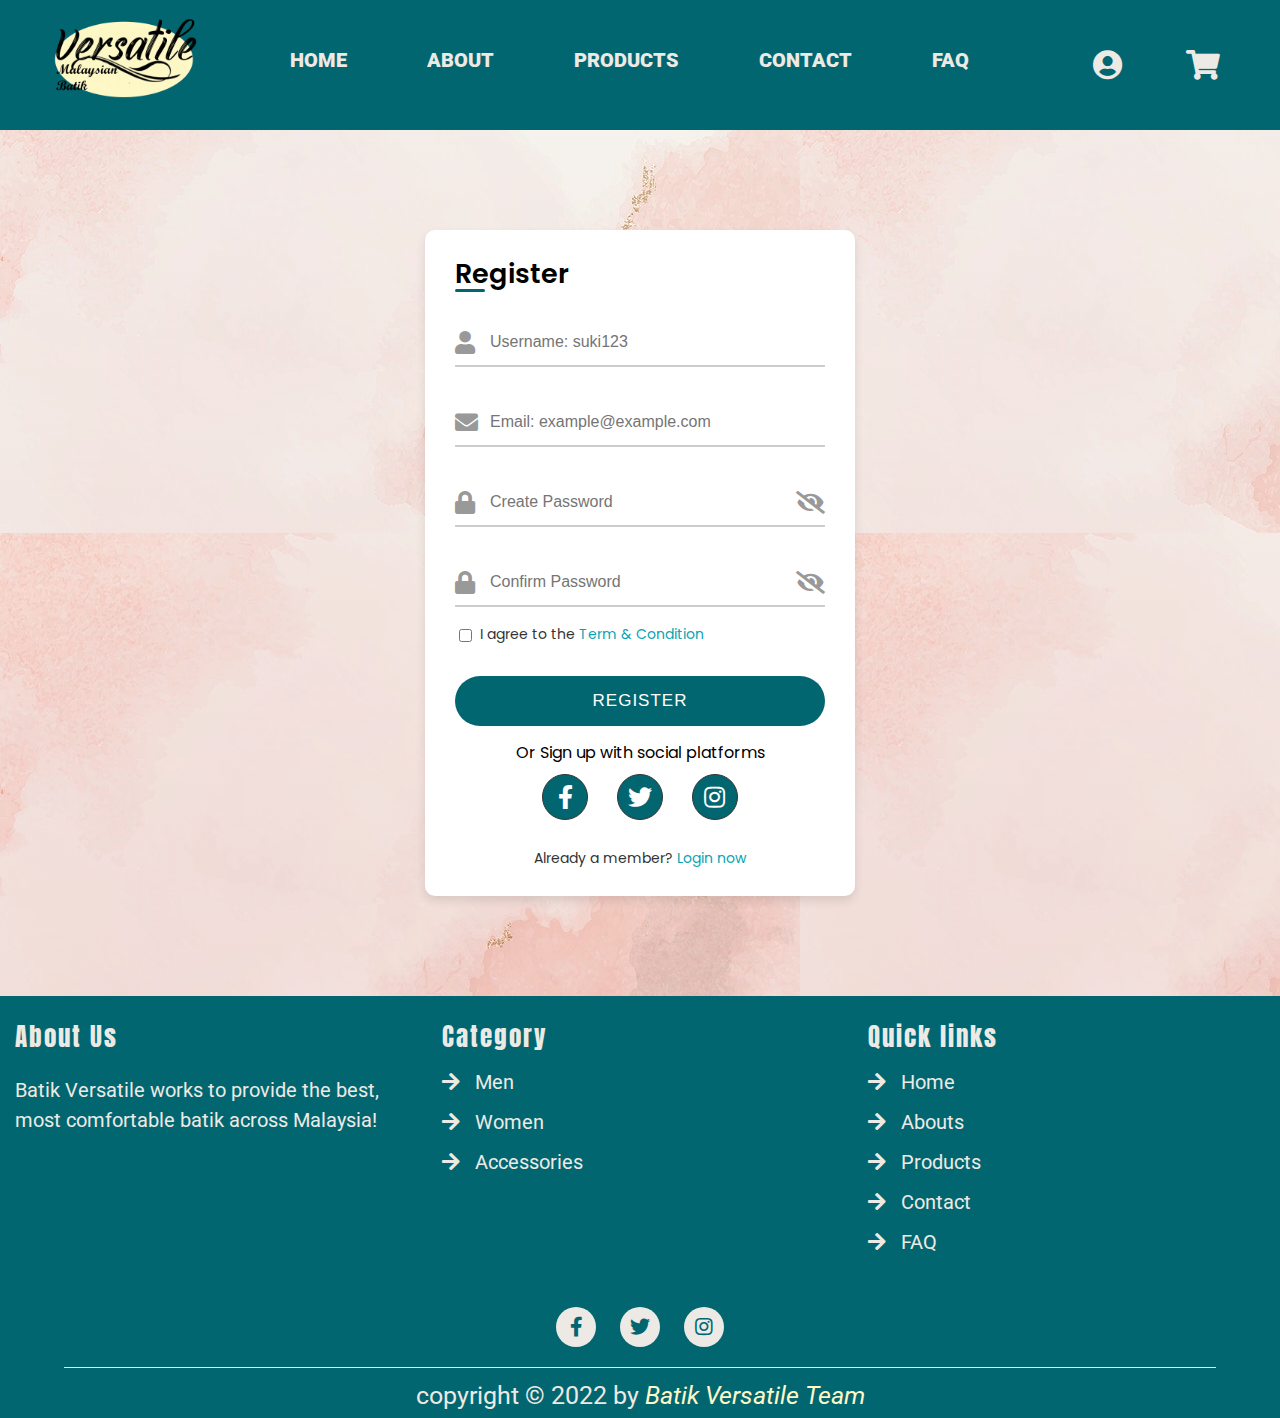
<file: profile/register.html>
<!DOCTYPE html>
<html>

<head>
  <meta charset="utf-8">
  <link rel="icon" href="../assets/icons/logo.png" type="image/x-icon"/>
  <title>Batik Versatile - Register</title>

  <!-- font awesome cdn link  -->
  <link rel="stylesheet" href="https://cdnjs.cloudflare.com/ajax/libs/font-awesome/5.15.4/css/all.min.css">

  <link rel="stylesheet" href="../reset.css">
  <link rel="stylesheet" href="../base_layout.css">
  <link rel="stylesheet" href="login-register.css">
</head>
<body>
    <!-- HEADER START -->
    <header>
        <a href="../index.html" id="logo-image">
            <img id="site-logo" src="../assets/icons/logo.png" alt="Batik Versatile">
        </a>

        <nav>
            <div class="menubar">
                <ul>
                <!-- Depending on what page you're working on, do adjust the links -->
                    <li><a href="../index.html">Home</a></li>
                    <li><a href="../about/about.html">About</a></li>
                    <li><a href="../products/products.html">Products</a>
                        <div class="sub-menu">
                            <ul>
                                <li><a href="../products/men_category.html">Men</a></li>
                                <li><a href="../products/women_category.html">Women</a></li>
                                <li><a href="../products/accessories.html">Accessories</a></li>
                            </ul>
                        </div>
                    </li>
                    <li><a href="../contact/contact.html">contact</a></li>
                    <li><a href="../faq/faq.html">FAQ</a></li>
                </ul>
            </div>
        

            <div class="icons">    
                <li><a href="#" class="fa fa-user-circle"></a>
                    <div class="sub-menu">  
                        <ul>
                            <li><a href="profile.html">Profile</a></li>
                            <li><a href="login.html">Login</a></li>
                            <li><a href="#">Register</a></li>
                        </ul>
                    </div>
                </li>
                <a href="../cart/cart.html" class="fas fa-shopping-cart" id="cart-icon"></a>
                <a href="#" id="menu-btn" class="fas fa-bars"></a>
                <div class="mobile-view">
                    <ul>
                        <li><a href="../index.html">Home</a></li>
                        <li><a href="../about/about.html">About</a></li>
                        <li><a href="../products/products.html">Products</a></li>
                        <div class="mobile-sub">
                            <li><a href="../products/men_category.html">Men</a></li>
                            <li><a href="../products/women_category.html">Women</a></li>
                            <li><a href="../products/accessories.html">Accessories</a></li>
                        </div>
                        <li><a href="../contact/contact.html">Contact</a></li>
                        <li><a href="../faq/faq.html">FAQ</a></li>
                    </ul>
                </div>
            </div>
        </nav>
    </header>
    <!-- HEADER END-->

    <!-- MAIN CONTENT START -->
    <div class="container">
        <div class="form register">
            <span class="title">Register</span>

            <form action="#" id="form">
                <div class="input-field success">
                    <input type="text" id="username" placeholder="Username: suki123" required>
                    <i class="fas fa-user icon"></i>
                </div>
                <div class="input-field error">
                    <input type="text" id="email" placeholder="Email: example@example.com" required>
                    <i class="fas fa-envelope icon"></i>
                </div>
                <div class="input-field">
                    <input type="password" class="password" id="password" placeholder="Create Password" required>
                    <i class="fas fa-lock icon"></i>
                    <i class="fas fa-eye-slash showHidePw"></i>
                </div>
                <div class="input-field">
                    <input type="password" class="password" id="cnfrmPassword" placeholder="Confirm Password" required>
                    <i class="fas fa-lock icon"></i>
                    <i class="fas fa-eye-slash showHidePw"></i>
                </div>

                
                <div class="checkbox-text">
                    <div class="checkbox-content">
                        <input type="checkbox" id="sigCheck">
                        <label for="sigCheck" class="text">I agree to the 
                            <a href="#" class="text">Term & Condition</a>
                        </label>
                    </div>                       
                </div>

                <div class="input-field button">
                    <input type="submit" value="REGISTER">
                </div>
            </form>

            <p class="social-text">Or Sign up with social platforms</p>
            <div class="social-media">
                <a href="#" class="social-icon">
                    <i class="fab fa-facebook-f"></i>
                </a>
                <a href="#" class="social-icon">
                    <i class="fab fa-twitter"></i>
                </a>
                <a href="#" class="social-icon">
                    <i class="fab fa-instagram"></i>
                </a>
            </div>

            <div class="login-register">
                <span class="text">Already a member?
                    <a href="login.html" class="text login-link">Login now</a>
                </span>
            </div>
        </div>
    </div>
    <!-- MAIN CONTENT END -->

    <!-- FOOTER START -->
    <footer>
        <div class="box-container">

            <div class="box">
                <h3>About Us</h3>
                <p>Batik Versatile works to provide the best, most comfortable batik across Malaysia!</p>
            </div>
    
            <div class="box">
                <h3>Category</h3>
                <a href="../products/men_category.html"> <i class="fas fa-arrow-right"></i> Men </a>
                <a href="../products/women_category.html"> <i class="fas fa-arrow-right"></i> Women </a>
                <a href="../products/products.html"> <i class="fas fa-arrow-right"></i> Accessories </a>
            </div>
    
            <div class="box">
                <h3>Quick links</h3>
                <a href="../index.html"> <i class="fas fa-arrow-right"></i> Home </a>
                <a href="../about/about.html"> <i class="fas fa-arrow-right"></i> Abouts </a>
                <a href="../products/products.html"> <i class="fas fa-arrow-right"></i> Products </a>
                <a href="../contact/contact.html"> <i class="fas fa-arrow-right"></i> Contact </a>
                <a href="../faq/faq.html"> <i class="fas fa-arrow-right"></i> FAQ </a>
            </div>
        </div>

        <div class="scomed">
            <a href="#" class="fab fa-facebook-f"></a>
            <a href="#" class="fab fa-twitter"></a>
            <a href="#" class="fab fa-instagram"></a>
        </div>
    
        <div class="credit"> copyright &copy; 2022 by <span><i>Batik Versatile Team</i></span> </div>
    </footer>
    <!-- FOOTER END -->

    <script src="log-reg.js"></script>
</body>
</html>
</file>
<file: base_layout.css>
@charset "utf-8";

@import url('https://fonts.googleapis.com/css2?family=Anton&family=Roboto:wght@100&display=swap');

/* Basic Website */
html {
    background-color: #EDEAE5;
    scroll-behavior: smooth;
    scroll-padding-top: 7rem;
    overflow-x: hidden;
}

html::-webkit-scrollbar {
    width: 10px;
}
  
html::-webkit-scrollbar-track {
    background: #fff;
}
  
html::-webkit-scrollbar-thumb {
    background: #02af92;
    border-radius: 25px;
}

body {
    font-family: 'Roboto', sans-serif;
    color: black;
}

h1, h2, h3, h4, h5, h6 {
    letter-spacing: 2px;
    font-family: 'Anton', sans-serif;
    font-weight: lighter;
}

header, footer {
    color: #EDEAE5;
}

/* Header Styles */ 
header a#logo-image img {
    width: 150px;
    max-width: 180px;
    height: auto;
    position: absolute;
    margin: 0 10px 10px 50px;
    display: block;
}

header a#menu-btn {
    display: none;
}

header {
    background-color: #026670;
    display: block;
    top: 0;
    left: 0;
    width: 100%;
    height: 130px;
    position: relative;
}

/* Navigation bar styles */ 
.mobile-view {
    display: none;
}

.menubar {
    float: left;
    margin-left: 250px;
    z-index: 2;
}

nav ul {
    list-style: none;
    display: inline-flex;
    color: #EDEAE5;
}

nav ul li {
    font-size: 20px;
    padding: 50px 40px;
    z-index: 2;
}

nav ul li a {
    text-decoration: none;
    text-transform: uppercase;
    font-weight: 900;
    color: #EDEAE5;
}

nav ul li:hover a {
    color: #FEF9C7;
    font-size: 22px;
}

/* Icons */
.icons {
    float: right;
    margin-right: 30px;
}


.icons li {
    list-style: none;
    display: inline-block;
    margin-right: 20px;
}

.icons a {
    color: #EDEAE5;
    font-size: 30px;
    top: 15px;
    padding: 50px 30px 0 10px;
    text-decoration: none;
}

.icons a:hover {
    color: #FEF9C7;
}

/* Drop down menus */
.sub-menu {
    display: none;
    max-width: 170px;
}

.sub-menu ul {
    padding: 0;
    margin: 0;
    list-style: none;
    position: relative;
}

.sub-menu ul li a {
    color: #EDEAE5;
}

.menubar ul li:hover .sub-menu, 
.icons li:hover .sub-menu {
    display: block;
    position: absolute;
    background-color: #003B41;
    margin: 15px 16px 0 0;
    z-index: 2;
}

.menubar ul li:hover .sub-menu ul, 
.icons li:hover .sub-menu ul {
    display: block;
    position: relative;
}

.menubar ul li:hover .sub-menu ul li, 
.icons li:hover .sub-menu ul li {
    display: block;
    padding: 20px;
    text-align: left;
}

.icon li .sub-menu ul li:hover {
    transition: 1ms linear;
    display: block;
}

.menubar ul li:hover .sub-menu ul li a,
.icons li:hover .sub-menu ul li a,
.icons li .sub-menu ul li:hover a  {
    font-size: 20px;
}

.menubar ul li:hover .sub-menu ul li a:hover,
.icons li:hover .sub-menu ul li a:hover {
    color: #FEF9C7;
    font-size: 22px;
}

/* Footer Styles */

footer {
    background-color: #026670;
    bottom: 0;
    position: relative;
    width: 100%;
    display: block;
}

footer .box-container {
    display: flex;
}

footer .box-container .box {
    flex: 1;
    margin: 15px;
}

footer .box-container .box h3 {
    font-size: 25px;
    color: #EDEAE5;
    padding: 13px 0;
}
  
footer .box-container .box p {
    font-size: 20px;
    padding: 13px 0;
    line-height: 1.5;
}
  
footer .box-container .box a {
    display: block;
    font-size: 20px;
    color: #EDEAE5;
    text-decoration: none;
    padding: 10px 0;
}
  
footer .box-container .box a i {
    padding-right: 10px;
}
  
footer .box-container .box a:hover {
    color: #FEF9C7;
}
  
footer .box-container .box a:hover i {
    padding-right: 20px;
    transition: 0.3s linear;
}
  
footer .scomed {
    padding-top: 20px;
    text-align: center;
}
  
footer .scomed a {
    font-size: 20px;
    height: 40px;
    width: 40px;
    line-height: 40px;
    text-decoration: none;
    border-radius: 50%;
    background: #EDEAE5;
    color: #026670;
    margin: 10px;
}
  
footer .scomed a:hover {
    background: #FEF9C7;
}
  
footer .credit {
    width: 90%;
    margin-top: 10px;
    margin-left: auto;
    margin-right: auto;
    padding: 10px;
    padding-top: 15px;
    border-top: 1px solid #EDEAE5;
    text-align: center;
    font-size: 25px;
}
  
footer .credit span {
    color: #FEF9C7;
}
  

/********************************
*       Tablet/Mobile styles
*********************************/

@media only screen and (max-width: 1150px) {
    /** Display menu button **/
    .icons a#menu-btn {
        display: inline-block;
        font-size: 30px;
        padding-left: 40px;
    }

    .icons #menu-btn:hover {
        color: #FEF9C7;
    }

    header .menubar {
        display: none;
    }

    .icons #menu-btn:hover+.mobile-view, 
    .icons .mobile-view:hover, 
    .icons .mobile-view ul {
        display: block;
    }

    .mobile-view {
        position: absolute;
        width: 40%;
        background-color: #026670;
        top: 100px;
        right: 40px;
        text-align: right;
        z-index: 1002;
    }

    .mobile-view li {
        width: 100%;
        margin: 0;
        padding: 10px;
    }

    .mobile-view li:hover {
        background-color: #003B41;
        color: #FEF9C7;
    }

    .mobile-view li a {
        width: 100%;
        font-size: 20px;
    }

    .mobile-view .mobile-sub li {
        background-color: #003B41;
    } 

    .mobile-view .mobile-sub li a:hover,
    .mobile-view li a:hover{
        font-size: 22px;
    }

    .mobile-view .mobile-sub li:hover {
        background-color: #026670;
        color:#FEF9C7;
    }
}
</file>
<file: index.css>
/* Banner styles */

.home-banner {
    padding: 0;
    margin: 0;
    justify-self: center;
    align-items: center;
    width: 100%;
    height: 500px;
    display: flex;
}

.slider {
    width: 100%;
    height: 500px;
    overflow: hidden;
}

.slides {
    width: 100%;
    height: 500px;
    display: flex;
}

.slides input {
    display: none;
}

.slide {
    width: 100%;
    transition: 2s;
}

.slide img {
    width: 1600px;
    height: 500px;
}

/** Manual nav style **/

.nav-manual {
    position: absolute;
    width: 100%;
    margin-top: 450px;
    justify-content: center;
    display: flex;
}

.manual-btn {
    border: 2px solid #026670;
    padding: 5px;
    border-radius: 10px;
    cursor: pointer;
    transition: 1s;
}

.manual-btn:not(:last-child) {
    margin-right: 30px;
}

.manual-btn:hover {
    background-color: #026670;
}

#radio1:checked ~.first {
    margin-left: 0;
}

#radio2:checked ~.first {
    margin-left: -100%;
}

#radio3:checked ~.first {
    margin-left: -200%;
}

/** Automatic nav styles **/
.nav-auto {
    position: absolute;
    width: 100%;
    margin-top: 450px;
    display: flex;
    justify-content: center;
}

.nav-auto div {
    border: 2px solid #026670;
    padding: 5px;
    border-radius: 10px;
    transition: 1s;
}

.nav-auto div:not(:last-child) {
    margin-right: 30px;
    justify-content: center;
}

#radio1:checked ~ .nav-auto .auto-btn1 {
    background-color: #026670;
}

#radio2:checked ~ .nav-auto .auto-btn2 {
    background-color: #026670;
}

#radio3:checked ~ .nav-auto .auto-btn3 {
    background-color: #026670;
}

/* Feature Style */
.features-banner {
    justify-content: center;
    margin: 30px auto;
    display: flex;
    flex-wrap: wrap;
}

.features {
    display: flex;
    flex-wrap: wrap;
    margin: 30px 100px;
    flex-direction: column;
}

.features img {
    height: 200px;
}

.features span {
    text-align: center;
    font-size: 20px;
    font-weight: bold;
    padding-top: 20px;
}

/* Product Categories Box Style */

h2.products-header {
    font-size: 40px;
    padding-top: 20px;
    text-align: center;
    color: #EDEAE5;
}

.products-cat {
    padding: 30px 30px;
    display: flex;
    width: 95%;
    flex-wrap: wrap;
}

.product-category {
    position: relative;
    height: 80%;
    width: 40%;
    padding: 50px;
    text-align: center;
    margin: 10px;
    justify-content: center;
    text-decoration: none;
}

.product-category h2 {
    padding-top: 15px;
    margin: 0 auto;
    font-size: 20px;
    width: 150px;
    height: 50px;
    background-color: #026670;
}

.product-category:first-of-type {
    background-image: url(assets/images/index_img/men_bg.jpeg);
    background-repeat: no-repeat;
    background-size: cover;
}

.product-category:nth-of-type(2) {
    background-image: url(assets/images/index_img/women_bg.jpg);
    background-repeat: no-repeat;
    background-size: cover;
}

.product-category:last-of-type {
    background-image: url(assets/images/index_img/accessory_bg.jpg);
    background-repeat: no-repeat;
    background-size: cover;
}

.products-cat .product-category:hover {
     background-color: #9FEDD7;
     opacity: 0.7;
}

.products-cat .product-category h2 {
    color: #EDEAE5;
    text-transform: uppercase;
}

.product-category:first-of-type,
.product-category:nth-of-type(2) {
    width: 48%;
}

.products-cat .product-category:last-of-type {
    width: 100%;
}

.green-bg {
    background-color: #026670;
    width: 100%;
}

/* Testimonies Style */
h2#testimony-header {
    font-size: 40px;
    margin: 20px auto;
    text-align: center;
}

.testimony {
    width: 90%;
    position: relative;
    display: flex;
    flex-wrap: wrap;
    margin: 10px auto;
}

.testimonies {
    width: 30%;
    margin: 10px auto;
}

.testimonies img {
    height: 200px;
    width: 200px;
    border-radius: 50%;
}

.ratings {
    margin: 10px 30px;
}

.testimonies h4 {
    margin: 5px 30px;
}

.testimonies span::before {
    content: "\201C";
    font-size: 40px;
    font-weight: bold;
    font-family: Georgia, 'Times New Roman', Times, serif;
}

.testimonies span {
    width: 50px;
    margin: 10px 50px;
    line-height: 1.5;
}

@media only screen and (max-width: 1061px)  {
    .product-category:first-of-type,
    .product-category:nth-of-type(2) {
        width: 100%;
    }
}
</file>
<file: about/about.css>
@import url('https://fonts.googleapis.com/css2?family=Beau+Rivage&family=Playfair+Display:ital@1&family=Poppins:ital,wght@0,300;0,700;1,600;1,700&family=Roboto+Mono:ital,wght@1,300&display=swap');
*:not(nav){
    margin: 0px;
    padding: 0px;
    box-sizing: border-box;
    line-height: 1.5;
}

body{
    background: url(../assets/images/rainbow.webp);;
    width: 100%;
    min-height: 100vh;
    background-color: #ddd;
    background-repeat: no-repeat;
    background-size: cover;
}

.about-us{
    width: 100%;
}

.about-us h1{
    text-align: center;
    font-size: 40px;
    color:#2b9ec2;
    text-transform: uppercase;
    letter-spacing: 1.5px;
    margin-top: 50px;
}

.about-us h1::after{
    content:""; 
    height: 5px;
    width: 200px;
    background-color: #2b9ec2;
    border-radius: 10px;
    display: block;
    margin: auto;
}

.wrapper{
    padding: 0px 60px;
    /*margin: 60px auto ;*/
}

.content{
    width: 60%;
    /*float:  right;*/
    text-align: left;
    padding: 0px 30px;
    margin: auto;
    border: 5px solid black;
    background-color: lightblue;
}

.content .text{
    font-family: Helvetica;
    font-size: 18px;
    text-align: justify;
    letter-spacing: 1px;
}

.moreText{
    display: none;
}

.read-more-btn {
    padding: 15px 60px;
    color: #fff;
    background-color: #2b9ec2;
    border: 1px solid #2b9ec2;
    padding: 10px 35px;
    text-decoration: none;
    letter-spacing: 1px;
    font-size: 20px;
    outline: none;
    cursor: pointer;
}

.moreText .read-more-btn:hover {
    background-color: #fff;
    color: #2b9ec2;
}

.show-more .moreText{
    display: inline;
}

.wrapper .content .image-section{
    width: 40%;
    float: right;
    padding: 15px;
}

.image-section .image-point{
   max-width: 100%;
    height: auto;  
}

.content p { 
    font-family: 'Times New Roman', Times, serif;
    font-size: 18px;
    color: #3d3d3d;
    margin-top: 20px;
    text-align: justify;
}

.content .social {
    margin-top: 30px;
    margin-left: 15px;
}

.content .social a{
    text-decoration: none;
    color: #222;
    font-size: 25px;
    padding: 0px, 7px; 
}

.content .social a:hover{
    color: #2b9ec2;
    transition: 1s ease;
}

.content .social i{
    height: 40px; 
    width: 40px;
    background-color: #fff;
    border: 1px solid #222;
    border-radius: 50%;
    text-align: center;
    line-height: 40px;
}

/*video part*/
.player{
   margin: 0 auto;
   width: 80%;
}

.player h1 {
    text-align: center;
    font-size: 40px;
    color: #2b9ec2;
    text-transform: uppercase;
    letter-spacing: 1.5px;
    margin-top: 50px;
    text-align: uppercase;
}

.player h1::after {
    content: "";
    height: 5px;
    width: 400px;
    background-color: #2b9ec2;
    border-radius: 10px;
    display: block;
    margin: auto;
}

.videowrapper{
    position: relative;
    padding-bottom: 56.25%;
    padding-top: 25px;
    height: 0px;
}

.videowrapper iframe{
    position: absolute;
    left: 0px;
    top:0px;
    right: 0px;
    bottom: 0px;
    height: 80%;
    width: 100%;
}

@media screen and (max-width: 900px){
    .about-us{
        width: 100%;
        padding-top: 20px;
    }
    .about-us h1{
        font-size: 32px;
    }
    .content{
        width: 100%;
        float: none;
    }
    .content .button{
        margin-top: 30px;
        text-align: center;
    }
    .content .button a{
        padding: 8px 25px;
    }
    .content .social{
        margin-top: 30px;
        text-align: center;
    }
    .content .social a{
        font-size: 21px;
    }
    .image-section{
        float: none;
        width: 100%;
        margin-top: 25px;
    }

}
</file>
<file: cart/cart.css>
.cart-body {
    width: 70%;
    box-sizing: block;
    display: flex;
    flex-direction: column;
    margin: 60px auto;
    padding: 20px 30px;
    border-radius: 10px;
    background-color: white;
}

h1 {
    margin: 5px auto;
    width: 90%;
    height: 60px;
    border-bottom: 8px solid #FCE181;
    padding:30px 0 50px 0 ;
    font-size: 50px;
    font-weight: 200;
}

/* Cart Heading Style */
.cart-top {
    display: flex;
    text-transform: uppercase;
    border-bottom: 1px solid #026670;
}

.cart-top div {
    margin: 10px 20% 10px 30px;
}

.cart-top div:nth-child(2) {
    margin-left: 5%;
}

.cart-top div:nth-child(3) {
    margin-left: -4%;
}

.cart-top div:nth-child(4) {
    margin-left: -10%;
}

.cart-top div:nth-child(5) {
    margin-left: -7%;
}
   
.cart-box {
    padding: 20px;
    height: 120px;
    display: flex;
    border-bottom: 1px solid #9FEDD7;
}

.buttons {
    position: relative;
    padding-top: 20px;
}

/* Delete button style */
.delete-btn {
    font-size: 25px;
    display: inline-block;
    cursor: pointer;
    margin-left: 123px;
}

.delete-btn:hover {
    color: #86939E;
    font-size: 30px;
}
   

/* Product item display style */
.product-image {
    margin-right: 50px;
}

.product-image img {
    margin-left: 20px;
    max-width: 60px;
}
   
.product-description {
    padding-top: 10px;
    margin-right: 10px;
    width: 20%;
}
   
.product-description span {
    display: block;
    width: 100%;
    font-size: 14px;
    color: #43484D;
    font-weight: 400;
}
   
.product-description span:first-child {
    margin-bottom: 5px;
}

.product-description span:last-child {
    font-weight: 300;
    margin-top: 8px;
    color: #86939E;
}

/* Quantity style */
.product-quantity {
    padding-top: 20px;
    margin-right: 60px;
    padding-right: 35px;
}

.product-quantity input {
    -webkit-appearance: none;
    border: none;
    text-align: center;
    width: 32px;
    font-size: 16px;
    color: #43484D;
    font-weight: 300;
}

/* +/- Button style */
   
div[class*=btn] {
    display: inline-block;
    font-size: 20px;
    padding: 5px 10px;
    margin: 5px;
    font-weight: bolder;
    width: 30px;
    height: 30px;
    background-color: #E1E8EE;
    border-radius: 6px;
    border: none;
    cursor: pointer;
}

.minus-btn i {
    margin-bottom: 3px;
}

.add-btn i {
    margin-top: 2px;
}
   
button:focus,
input:focus {
    outline:0;
}

/* Total price of 1 product Style */
.total-price,
.product-price {
    width: 83px;
    padding-top: 27px;
    text-align: center;
    font-size: 16px;
    color: #43484D;
    font-weight: 300;
}

.product-price {
    padding-right: 150px;
}

.total-price {
    padding-left: 20px;
}


/* Style of total price of products within the cart */
#cart-total p {
    font-size: 20px;
    display: block;
    float: right;
    padding: 10px 20px;
}

.end-buttons {
    display: flex;
    justify-content: flex-end;
    margin: 20px 30px;
}

.end-buttons button {
    margin: 0 20px;
    padding: 10px 30px;
    border: 2px solid #026670;
    border-radius: 3px;
    cursor: pointer;
}

.end-buttons button:hover {
    background-color: #026670;
    color: #EDEAE5;
    transition: 1s;
}

@media only screen and (max-width: 1500px) {
    .cart-body {
        width: 90%;
        font-size: 0.8em;
        padding: 0.5em;
        justify-content: center;
    }

    .product-quantity input {
        -webkit-appearance: none;
        border: 1px solid #026670;
        border-radius: 4px;
        padding: 2px;
    }

    div[class*=btn] {
        display: none;
    }

    .product-description span:last-child {
        display: none;
    }
}
</file>
<file: contact/contact.css>
@import url('https://fonts.googleapis.com/css2?family=Noto+Sans:wght@700&family=Poppins:wght@400;500;600&display=swap');

*
{
    margin: 0;
    padding: 0;
    box-sizing: border-box;
}

body {
    background: linear-gradient(rgba(255, 255, 255, 0.4), rgba(245, 193, 193, 0.4)), url(../assets/images/back.jpg);
    z-index: -1;
}

.container {
    position: relative;
    /*max-width: 430px;
    width: 100%;*/

    /*background: #fff;*/
   border-radius: 10px;
   /* box-shadow: 0 5px 10px rgba(0, 0, 0, 0.1);*/
    overflow: hidden;
    /*margin: 100px auto;*/
    box-sizing: border-box;
    font-family: "Poppins", sans-serif;
    z-index: 1;

    /* newly updated*/
    width:80%;
    height: auto;
    margin:auto;
    display: flex;
    flex-wrap: wrap;
    padding: 10px;
    border-radius: 10px;
    background: #fff;
    box-shadow: 0px 0px 10px 0px #666;
}

/* newly updated*/
.contact-map{
    width: 100%;
    height: auto;
    flex: 50%;
}

.contact-map iframe {
    width: 100%;
    height: 100%;
}

.container .form {
    padding: 30px;

    /*newly added*/
    width: 100%;
    height: auto;
    flex: 50%;
}

.container .form .title {
    position: relative;
    font-size: 27px;
    font-weight: 600;

    /*newly added*/
    margin-bottom: 10px;
}
 
/*newly added*/
.container textarea {
    background:#fff;
    color: black;
    border: none;
    width: 100%;
    padding: 12px 20px;
    font-size: 15px;
    min-height: 100px;
    max-height: 200px;
    resize: vertical;
    border-radius: px;
    box-shadow: 0 1px 1px rgba(0, 0, 0, 0.1);
    margin-bottom: 20px;

    height: 150px;
    box-sizing: border-box;
    border: 2px solid #ccc;
    background-color: #f8f8f8;
    font-size: 16px;
}

.form .title::before {
    content: '';
    position: absolute;
    left: 0;
    bottom: 0;
    height: 3px;
    width: 30px;
    background-color: #026670;
    border-radius: 25px;
}

.form .input-field {
    position: relative;
    height: 50px;
    width: 100%;
    margin-top: 30px;
}

.input-field input {
    position: absolute;
    height: 100%;
    width: 100%;
    padding: 0 35px;
    border: none;
    outline: none;
    font-size: 16px;
    border-bottom: 2px solid #ccc;
    border-top: 2px solid transparent;
    transition: all 0.2s ease;
}

.input-field input:is(:focus, :valid) {
    border-bottom-color: #026670;
}

.input-field i {
    position: absolute;
    top: 50%;
    transform: translateY(-50%);
    color: #999;
    font-size: 23px;
    transition: all 0.2s ease;
}

.input-field input:is(:focus, :valid)~i {
    color: #026670;
}

.input-field i .icon {
    left: 0;
}

.input-field i.showHidePw {
    right: 0;
    cursor: pointer;
}

.form .checkbox-text {
    display: flex;
    align-items: center;
    justify-content: space-between;
    margin-top: 20px;
}

.checkbox-text .checkbox-content {
    display: flex;
    align-items: center;
}

.checkbox-content input {
    margin: 0 8px -2px 4px;
    accent-color: #08a4b3;
}

.form .text {
    color: #333;
    font-size: 14px;
}

.form a.text {
    color: #08a4b3;
    text-decoration: none;
}

.form a:hover {
    text-decoration: none;
    color: #eec98a;
}

.form .button {
    margin-top: 35px;
}

.form .button input {
    border: none;
    color: #fff;
    font-size: 17px;
    font-weight: 500;
    letter-spacing: 1px;
    border-radius: 60px;
    background-color: #026670;
    cursor: pointer;
    transition: all 0.3s ease;
}

.button input:hover {
    background-color: #08a4b3;
}

button{
    /*width: 8rem;*/
    /*padding: 1.4rem;*/
    cursor: pointer;
    background: #08a4b3;
    color: #fff;

    width: 100%;
    border: none;
    outline: none;
    border-radius: 50px;
    text-transform: uppercase;
    padding: 10px 0;
    font-size: 18px;
}

.social-text {
    padding: 0.7rem 0;
    margin-top: 0.5em;
    font-size: 1rem;
    text-align: center;
}

.social-media {
    display: flex;
    justify-content: center;
    margin: 2px auto;
    text-align: center;
}

.social-icon {
    height: 46px;
    width: 46px;
    display: flex;
    justify-content: center;
    align-items: center;
    margin: 0 0.90rem;
    color: #fff;
    background-color: #026670;
    border-radius: 50%;
    border: 1px solid #333;
    text-decoration: none;
    font-size: 1.5rem;
    transition: 0.3s;
}

.social-icon:hover {
    color: #eec98a;
    border-color: #eec98a;
}

.form .contact {
    margin-top: 30px;
    text-align: center;
}
</file>
<file: faq/faq.css>
/*@font-face {
    font-family: Roboto;
    src:url(../assets/fonts/Roboto/Roboto-Regular.ttf) format('ttf')
}*/

@import url('https://fonts.googleapis.com/css2?family=Roboto+Condensed&display=swap');

body {
    background: linear-gradient(rgba(255, 255, 255, 0.4), rgba(245, 193, 193, 0.4)), url(../assets/images/faq2.jpg);
}

body .container {
    position: relative;
    max-width: 900px;
    margin: 50px auto;
}

.search-title h1.title {
    position: relative;
    font-size: 70px;
    text-align: center;
    font-family: 'Roboto Condensed', sans-serif;
}

.searchBar-container {
    height: 130px;
}

.searchBar-container form.searchForm{
    position: relative;
    top: 10px;
    height: 110px;
}

.searchBar-container div.searchBar {
    position: relative;
    top: 20px;  
    border-style: solid;
    border-radius: 50px;
    background-color:  #b1cdcd;
}

/*.searchBar-container div.searchBar input{
    
}*/

.searchBar-container div.searchBar input[type=search] {
    padding-top: 15px;
    padding-bottom: 15px;
    padding-left: 30px;
    outline: none;
    font-size: 30px;
    width: 90%;
}

.searchBar-container div.searchBar input[type="search"]::-webkit-search-cancel-button {
    display: none;
  }

.searchBar-container div.searchBar button[type=submit]{
    float: right;
    padding-top: 25px;
    padding-right: 30px;
    color: #3c5d5d;
}

.searchBar-container div.searchBar button[type=submit]:hover {
    color: #507c7c;
    position:relative;
    
}

/*FAQ*/
.faq-container h2 {
    font-family: 'Roboto Condensed', sans-serif;
    font-size: 50px;
    color: black;
    padding: 40px;
}

.faq-container .questions-container {
    box-shadow: 4px 10px -3px rgba(0,0,0.1);
}

.faq-container .faq-question h3 {
    font-family: 'Roboto Condensed', sans-serif;
}

.faq-container .faq-question {
    display: flex;
    color: white;
    background-color: #008B8B;
    padding: 20px 40px;
    font-size: 30px;
    position: relative;
    cursor: pointer;
}

.faq-container .faq-question .open, .faq-question .close {
    position: absolute;
    right: 0px;
    padding: 0px 30px;
    font-weight: bold;
    transform: translateY(-8px);
    opacity: 0;
    transition: all 0.5s;
}

.faq-container .faq-question .open.active, .faq-question .close.active {
    opacity: 1;
    transform: translateY(0);
}

.faq-container .faq-content {
    font-weight: 800;
    font-size: 23px;
    background-color: 	#e0ebeb;
    padding: 0px 30px;
    line-height: 1.5;
    max-height: 0px;
    overflow: hidden;
    transition: all 0.5s;
}

.faq-container .faq-content.active {
    max-height: 500px;
}
</file>
<file: products/products_category.css>
@charset "utf-8";

@import url('https://fonts.googleapis.com/css2?family=Roboto+Condensed&display=swap');

body {
    background: linear-gradient(rgba(255, 255, 255, 0.4), rgba(245, 193, 193, 0.4)), url(../faq/faq2.jpg);
}

body h1 {
    color: #035b63;
    font-size: 50px;
    font-family: "Roboto Condensed", sans-serif;
    text-align: center;
    line-height: 100px;;
}

div.upper-container img {
    display: block;
    width: 100%;
    padding-bottom: 15px;
}

.searchBar-container {
    height: 130px;
    margin: 50px;
}

.searchBar-container form.searchForm{
    position: relative;
    top: 10px;
    height: 110px;
}

.searchBar-container div.searchBar {
    position: relative;
    top: 20px;  
    border-style: solid;
    border-radius: 50px;
    background-color:  #b1cdcd;
}

.searchBar-container div.searchBar input[type=search] {
    padding-top: 15px;
    padding-bottom: 15px;
    padding-left: 30px;
    outline:none;
    width: 93%;
    font-size: 30px;
}

.searchBar-container div.searchBar input[type="search"]::-webkit-search-cancel-button {
    display: none;
  }

.searchBar-container div.searchBar button[type=submit]{
    float: right;
    padding-top: 25px;
    padding-right: 30px;
    color: #3c5d5d;
}

.searchBar-container div.searchBar button[type=submit]:hover {
    color: #507c7c;
    position:relative;
    right:0px;
}

.category-container .category ul {
    display: flex;
}

.category-container nav.category ul li {
    float: left;
}

.category-container nav.category ul li a {
    font-size: 35px;
    padding: 15px 20px;
    border-radius: 50px;
    text-decoration: none;
    background-color: #035b63;
}

.lower-container .products {
    max-width: 90%;
    margin : 10px auto;
}

.product-containers,
.product {
    display: flex;
    flex-direction: row;
    flex-wrap: wrap;
    flex-shrink: 2;
    flex-grow: 2;
} 

.product-item {
    width: 25%;
    height: 30%;
    margin: 30px;
    text-align: center;
    font-size: 30px;
    background-color: white;
}

.product-img img {
    margin: 20px auto;
    width: 80%;
    min-width: 100px;
    height: 60%;
    min-height: 250px;
}

.product-details h3{
    font-family: Roboto, sans-serif;
    margin: auto;
}

.product-details h3:nth-of-type(2) {
    padding-top: 5px;
    padding-bottom: 10px;
    font-size: 20px;
}

.product-quantity form{
    /*background-color: #639c9c;*/
    display: flex;
    flex-direction: column;
    text-align: center;
}

.product-quantity input[type=number]::-webkit-inner-spin-button, 
.product-quantity input[type=number]::-webkit-outer-spin-button {
    -webkit-appearance: none;
    margin: 0;
}

.product-quantity input[type=number] {
    text-align: center;
    outline: none;
}

.product-quantity input[type=submit] {
    background-color: #035b63;
    padding: 5px 15px;
    margin: 10px auto;
    border-radius: 30px;
    color: white;
}

.product-quantity input[type=submit]:hover {
    background-color: #a2bbc3;
    padding: 5px 10px;
    border-radius: 30px;
}
</file>
<file: products/product.css>
@import url('https://fonts.googleapis.com/css2?family=Noto+Sans:wght@700&family=Poppins:wght@400;500;600&display=swap');

.slider{
    margin: 0;
    padding: 0;
    box-sizing: border-box;
    height: 100vh;
    /*display: flex;*/
    justify-content: center;
    align-items: center;
    /*background: #000116;*/
}

.slider{
    position: relative;
   /*background: #000116;*/

    /*image fixing*/
    width: 100%;

    min-height: 500px;
    margin: auto;
    overflow: hidden;
    border-radius: 10px;

    /*just added*/
    /*width: 800px;*/
    height: 500px;
    max-width: 1000px;
}

.slider .slide{
    position: absolute;
    width: 100%;
    height: 100%;
    clip-path: circle(0% at 0 50%);
}

.slider .slide.active{
    clip-path: circle(150% at 0 50%);
    transition: 2s;
}

.slider .slide img{
    position: absolute;
    width: 100%;
    height: 100%;
    object-fit: cover;
}

/*.slider .slide .info {
    position: relative;
    color: #222;
    background:rgba(255, 255, 255, 0.3);
    width: 80%;
    margin-top: 50px;
    margin-left: auto;
    margin-right: auto;
    padding: 20px;
    border-radius: 5px;
    box-shadow: 0 5px 25px rgba(1, 1, 1, 0.05);
}

.slider .slide .info h2{
    font-size: 2em;
    font-weight: 800;
}

.slider .slide .info p{
    font-size: 1em;
    font-weight: 400;
}*/

.navigation{
    height: 500px;
    display: flex;
    align-items: center;
    justify-content: space-between;
    opacity: 0;
    transition: opacity 0.5s ease;
}

.slider:hover .navigation{
    opacity: 1;
}

/*next and prev button control*/

.prev-btn, .next-btn{
    z-index: 999;
    font-size: 2em;
    color: #222;
    background: rgba(255, 255, 255, 0.8);
    padding: 10px;
    cursor: pointer;
}

.prev-btn{
    border-top-right-radius: 3px;
    border-bottom-right-radius: 3px;
}

.next-btn{
    border-top-left-radius: 3px;
    border-bottom-left-radius: 3px;
}

.navigation-visibility{
    z-index: 999;
    display: flex;
    justify-content: center;
}

.navigation-visibility .slide-icon{
    z-index: 999;
    background: rgba(255, 255, 255, 0.5);
    width: 20px;
    height: 10px;
    transform: translateY(-50px);
    margin: 0 6px;
    border-radius: 2px;
    box-shadow: 0 5px 25px rgb(1 1 1 / 20%);
}

.navigation-visibility .slide-icon.active{
    background: #4285F4;
}

/*The medias*/

@media (max-width: 900px){
    .slider{
        width: 100%;
    }

    .slider .slide .info {
        position: relative;
        width: 80%;
        margin-left: auto;
        margin-right: auto;
    }
}

@media (max-width:500px){
    .slider .slide .info h2{
        font-size: 1.8em;
        line-height: 40px;
    }

    .slider .slide .info p{
        font-size: 0.9em;
    }
}
</file>
<file: profile/login-register.css>
@import url('https://fonts.googleapis.com/css2?family=Noto+Sans:wght@700&family=Poppins:wght@400;500;600&display=swap');

body {
    background: linear-gradient(rgba(255, 255, 255, 0.4), rgba(245, 193, 193, 0.4)), url(../assets/images/backimg.jpg);
    z-index: -1;
}

.container{
    position: relative;
    max-width: 430px;
    width: 100%;
    background: #fff;
    border-radius: 10px;
    box-shadow: 0 5px 10px rgba(0, 0, 0, 0.1);
    overflow: hidden;
    margin: 100px auto;
    box-sizing: border-box;
    font-family: "Poppins", sans-serif;
    z-index: 1;
}

.container .form{
    padding: 30px;
}

.container .form .title{
    position: relative;
    font-size: 27px;
    font-weight: 600;
}

.form .title::before{
    content: '';
    position: absolute;
    left: 0;
    bottom: 0;
    height: 3px;
    width: 30px;
    background-color: #026670;
    border-radius: 25px;
}

.form .input-field{
    position: relative;
    height: 50px;
    width: 100%;
    margin-top: 30px;
}

.input-field input{
    position: absolute;
    height: 100%;
    width: 100%;
    padding: 0 35px;
    border: none;
    outline: none;
    font-size: 16px;
    border-bottom: 2px solid #ccc;
    border-top: 2px solid transparent;
    transition: all 0.2s ease;
}

.input-field input:is(:focus, :valid){
    border-bottom-color: #026670;
}

.input-field i{
    position: absolute;
    top: 50%;
    transform: translateY(-50%);
    color: #999;
    font-size: 23px;
    transition: all 0.2s ease;
}

.input-field input:is(:focus, :valid) ~ i{
    color: #026670;
}

.input-field i .icon{
    left: 0;
}

.input-field i.showHidePw{
    right: 0;
    cursor: pointer;
}

.form .checkbox-text{
    display: flex;
    align-items: center;
    justify-content: space-between;
    margin-top: 20px;
}

.checkbox-text .checkbox-content{
    display: flex;
    align-items: center;
}

.checkbox-content input{
    margin: 0 8px -2px 4px;
    accent-color: #08a4b3;
}

.form .text{
    color: #333;
    font-size: 14px;
}

.form a.text{
    color: #08a4b3;
    text-decoration: none;
}

.form a:hover{
    text-decoration: none;
    color: #eec98a;
}

.form .button{
    margin-top: 35px;
}

.form .button input{
    border: none;
    color: #fff;
    font-size: 17px;
    font-weight: 500;
    letter-spacing: 1px;
    border-radius: 60px;
    background-color: #026670;
    cursor: pointer;
    transition: all 0.3s ease;
}

.button input:hover{
    background-color: #08a4b3;
}

.social-text {
    padding: 0.7rem 0;
    margin-top: 0.5em;
    font-size: 1rem;
    text-align: center;
}

.social-media {
    display: flex;
    justify-content: center;
    margin: 2px auto;
    text-align: center;
}

.social-icon {
    height: 46px;
    width: 46px;
    display: flex;
    justify-content: center;
    align-items: center;
    margin: 0 0.90rem;
    color: #fff;
    background-color: #026670;
    border-radius: 50%;
    border: 1px solid #333;
    text-decoration: none;
    font-size: 1.5rem;
    transition: 0.3s;
}
  
.social-icon:hover {
    color: #eec98a;
    border-color: #eec98a;
}

.form .login-register{
    margin-top: 30px;
    text-align: center;
}
</file>
<file: profile/profile.css>
@import url('https://fonts.googleapis.com/css2?family=Noto+Sans:wght@700&family=Poppins:wght@400;500;600&display=swap');

h1{
    font-family: "Montserrat", sans-serif;
    font-weight: bold;
    color: #026670;
    font-size: 2.2rem;
    margin-top: 40px;
    margin-bottom: 25px;
}

h2{
    color: #777;
    font-family: "Roboto", sans-serif;
    font-weight: bold;
    line-height: 2.5em;
    text-transform: uppercase;
    font-size: 15px;
    letter-spacing: 1px;
    margin-left: 2px;
    margin-top: 10px;
}

h3{
    margin-top: 10px;
}

h4{
    font-family: "Roboto", sans-serif;
    font-weight: bold;
    line-height: 2.5em;
    margin-top: 40px;
}

.profile-container{
    background: #fff;
    width: 850px;
    height: 700px;
    margin: 0 auto;
    position: relative;
    margin-top: 5%;
    margin-bottom: 10%;
    box-shadow: 2px 5px 20px rgba(119, 119, 119, .5);
}

.leftbox{
    float: left;
    top: -5%;
    left: 5%;
    position: absolute;
    width: 18%;
    height: 110%;
    background: #026670;
    box-shadow: 3px 3px 10px rgba(119, 119, 119, .5);
    border: .1em solid #fff;
}

.profile-bar a{
    list-style: none;
    padding: 35px;
    color: #fff;
    font-size: 1.3em;
    display: block;
    transition: all .3s ease-in-out;
    margin-left: -5px;
    margin-top: 15px;
}

.profile-bar a:hover{
    color: #eec98a;
    cursor: pointer;
    transform: scale(1.1);
}

.profile-bar a:first-child{
    margin-top: 7px;
}

.profile-bar a.active{
    color: #FEF9C7;
} 

#navtext{
    margin-top: 5px;
    font-size: .8em;
}

.profile-content{
    background: linear-gradient(to right, #038894 30%, #03b9ca86 100%);
    text-align:center;
    color: #ffffff;
    padding: 20px 0px 25px 0px;
    margin-left: 22%;
}

#img-section{
    height: 200px;
    width: 200px;
    top: 50%;
    left: 50%;
    transform: translate(120%, 2%);
}

.img {
    height: 50%;
    width: 50%;
    display: block;
    margin-left: auto;
    margin-right: auto;
    object-fit: cover;
    border-radius: 50%;
    border: 1px solid grey;
    overflow: hidden;
}

#img-section p{
    font-size: 12px;
    color: rgb(20, 19, 19);
    margin-top: 5%;
}

#deactivate p {
    font-size: 12px;
    color: rgb(20, 19, 19);
    border-bottom: none;
    margin-left: 5%;
    margin-right: 25%;
    padding: 15px 58px 10px 15px;
}

#img-section b,
#deactivate b {
    font-size: 20px;
}

.rightbox{
    width: 80%;
    margin-left: 32%;
    padding-top: 5px;
}

.tabShow{
    transition: all .5s ease-in;
    width: 68%;
    position: absolute;
}

.birthday{
    display: block;
    outline: 1px solid #08a4b3;
}

.radio-btn{
    accent-color: #08a4b3;
}

.radio-btn label, .option, option{
    font-family: "Montserrat", sans-serif;
    font-size: .8rem;
    margin-right: 10px;

}

.input{
    border: 0;
    border-bottom: 1px solid #08a4b3;
    width: 80%;
    font-family: "Montserrat", sans-serif;
    font-size: .8rem;
    padding: 7px 0;
    color: #070707;
    outline: none;
}

.option select{
    display: block;
    width: 60%;
    border: 1px solid #ddd;
    border-radius: 10px;
    height: 40px;
    padding: 5px 10px;
}

.option select:focus{
    outline: none
}

.input-group span{
    font-size: .8em;
    color: #777;
}

.form-group .form-control {
    border:none;
    padding: 10px 15px;
    width: 45%;
    background-color: #fff;
    color:#18a8a8;
    border-bottom: 1px solid #08a4b3;
    font-family: "Montserrat", sans-serif;
    font-size: .8rem;
    outline: none;
}

.uploadBtn{
    display: inline-block;
    background-color: #026670;
    color: #fff;
    padding: 7px 20px;
    font-family: "Roboto", sans-serif;
    text-transform: uppercase;
    font-size: 15px;
    box-shadow: 0px 2px 4px 0px rgba(0, 0, 0, .2);
    cursor: pointer;
    margin-top: 1rem;
}

.btn, .btn-1{
    font-family: "Roboto", sans-serif;
    text-transform: uppercase;
    font-size: 15px;
    border: 0;
    color: #fff;
    background: #026670;
    padding: 7px 20px;
    box-shadow: 0px 2px 4px 0px rgba(0, 0, 0, .2);
    cursor: pointer;
    margin-top: 15px;
}

.btn{
    display: flex;
    flex-wrap: wrap;
}

.btn:hover, .uploadBtn:hover{
    background-color: #08a4b3;
}

.danger {
    background-color: #fff;
    color: #e20404;
    border: 1px solid #ddd
}

.danger:hover {
    background-color: #e20404;
    color: #fff
}
</file>
